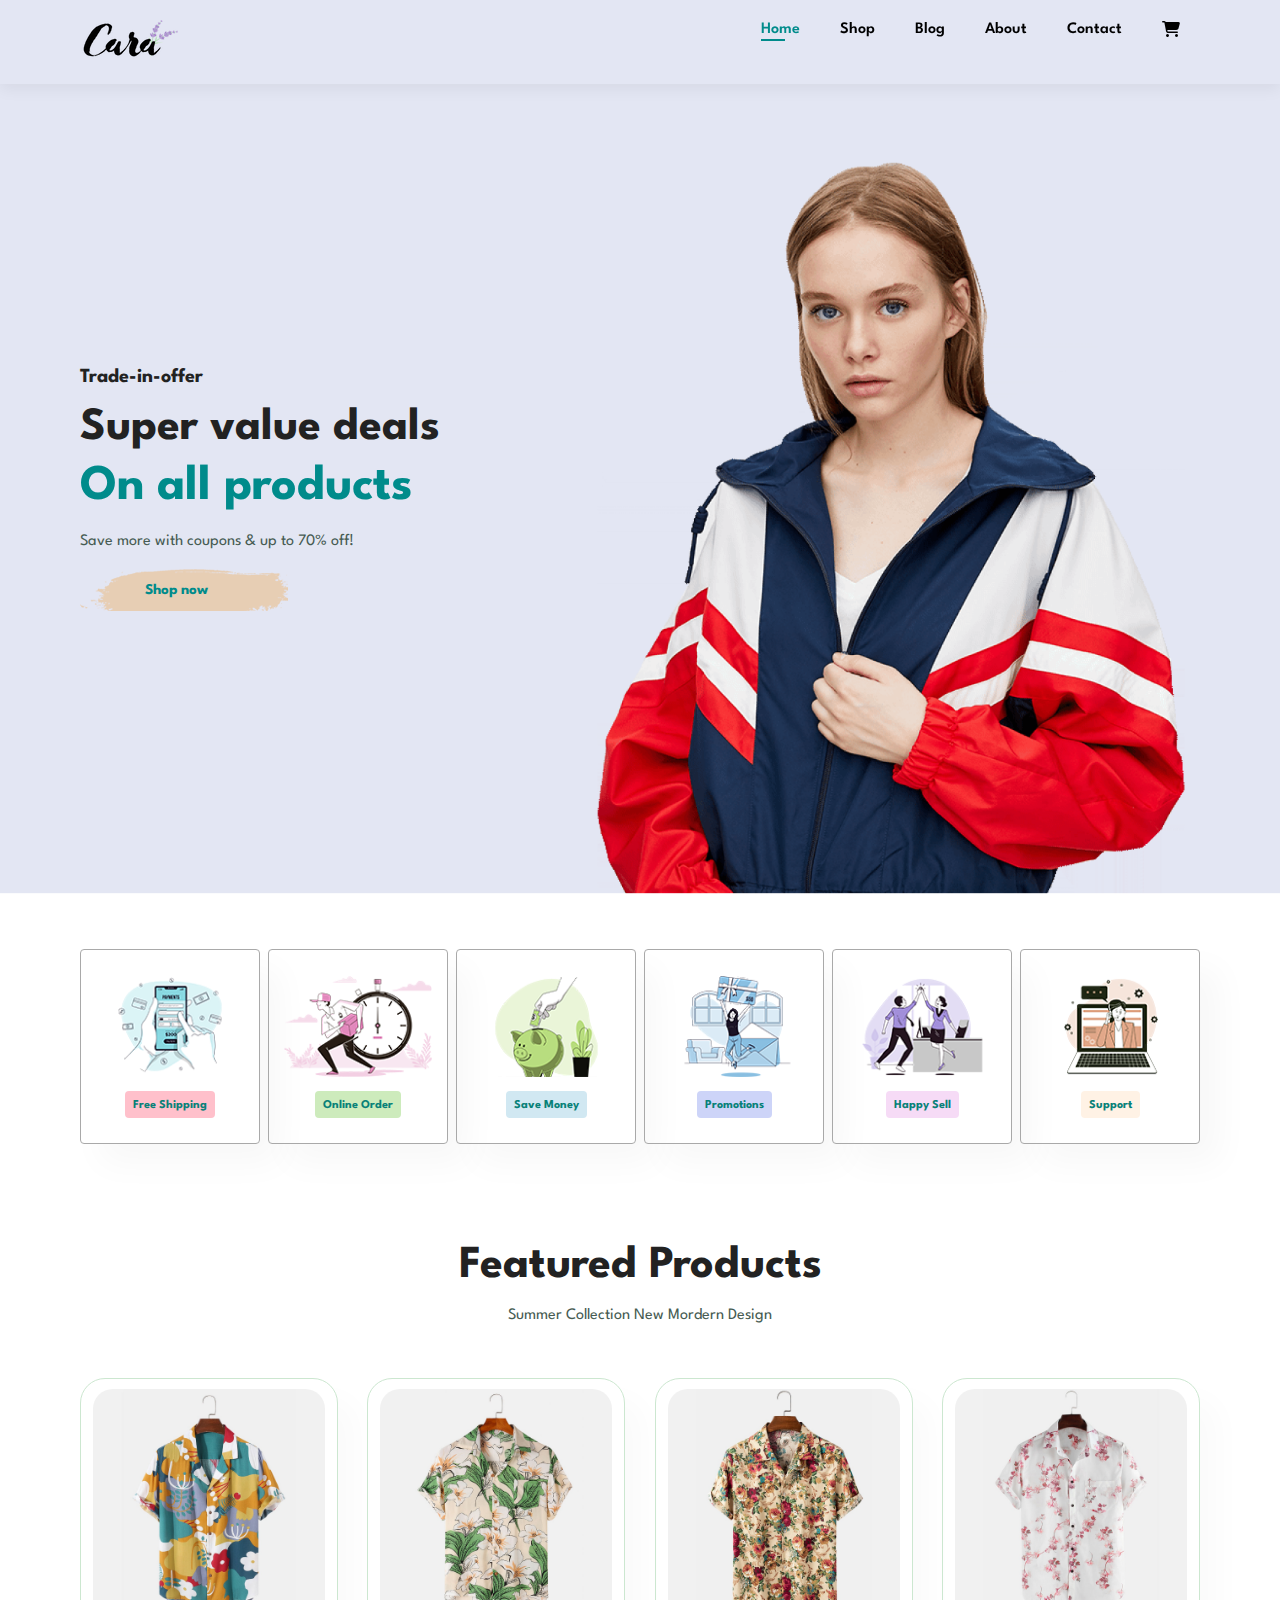
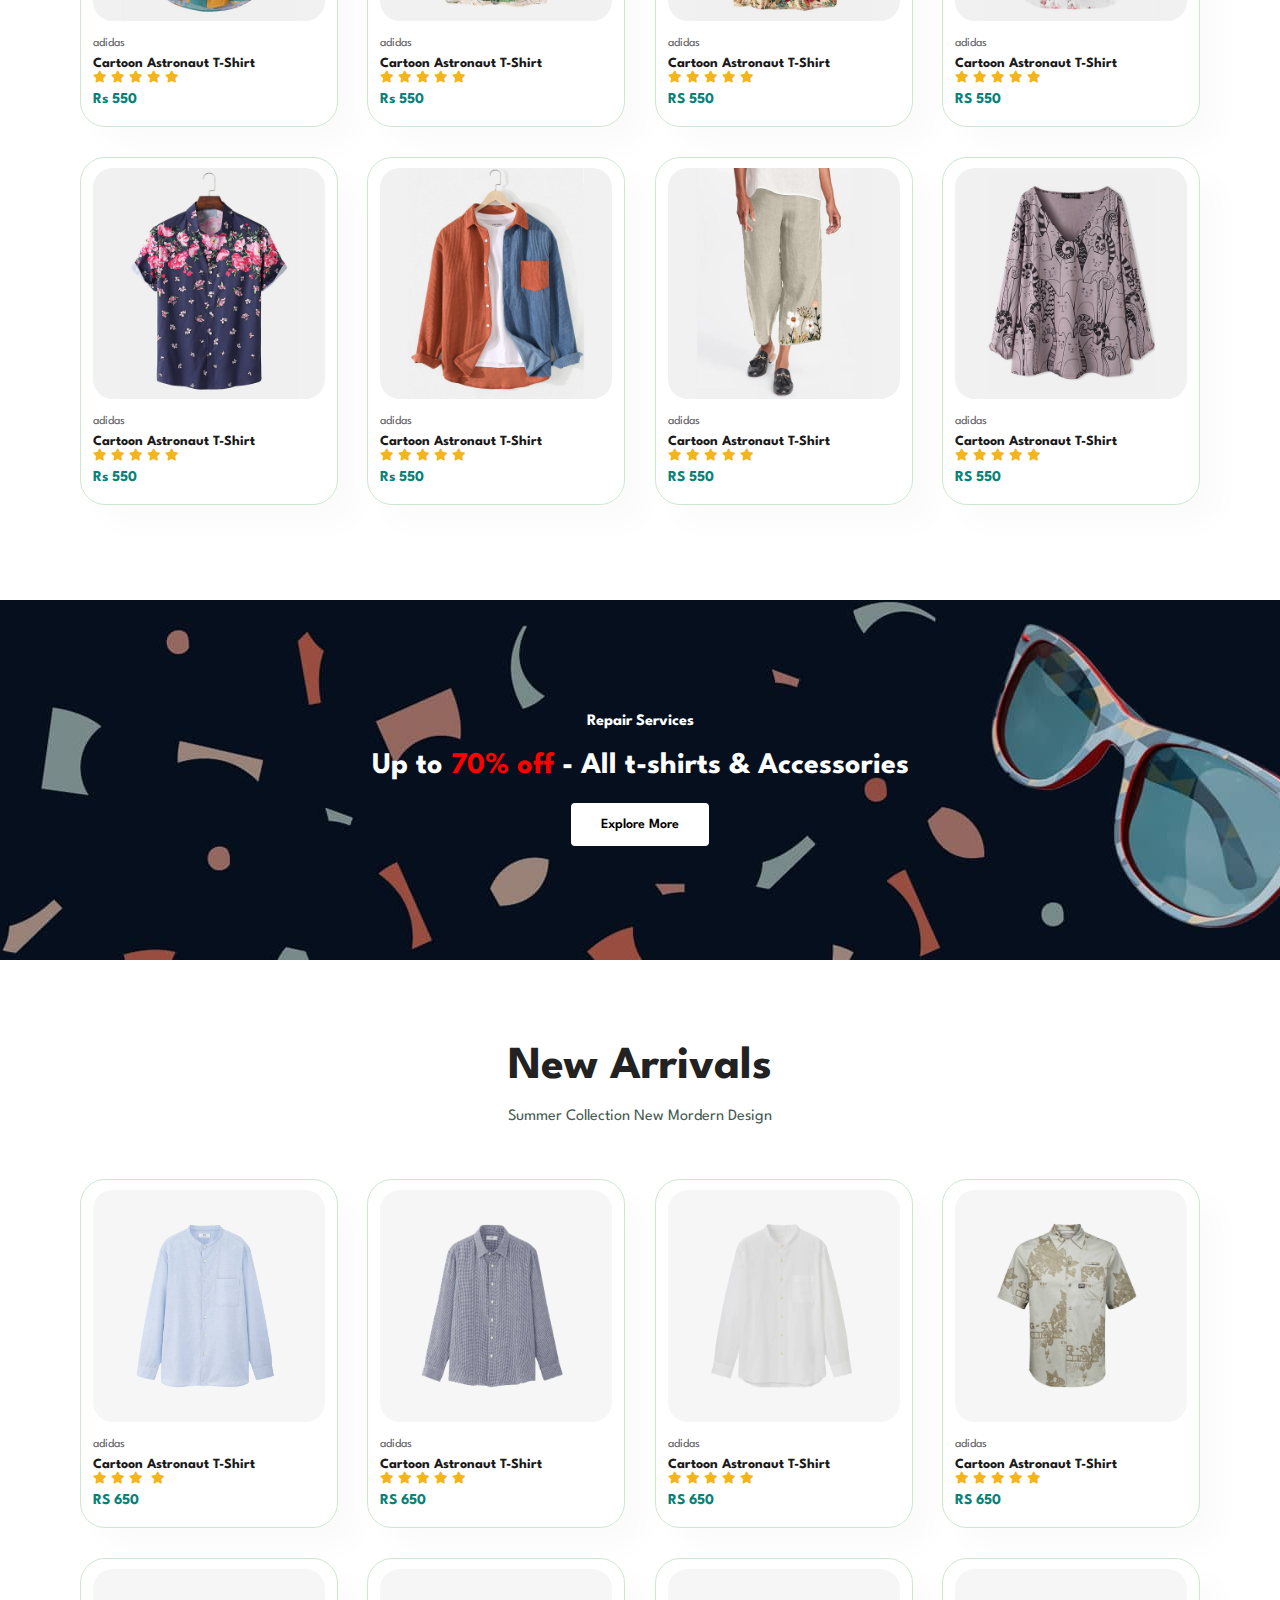
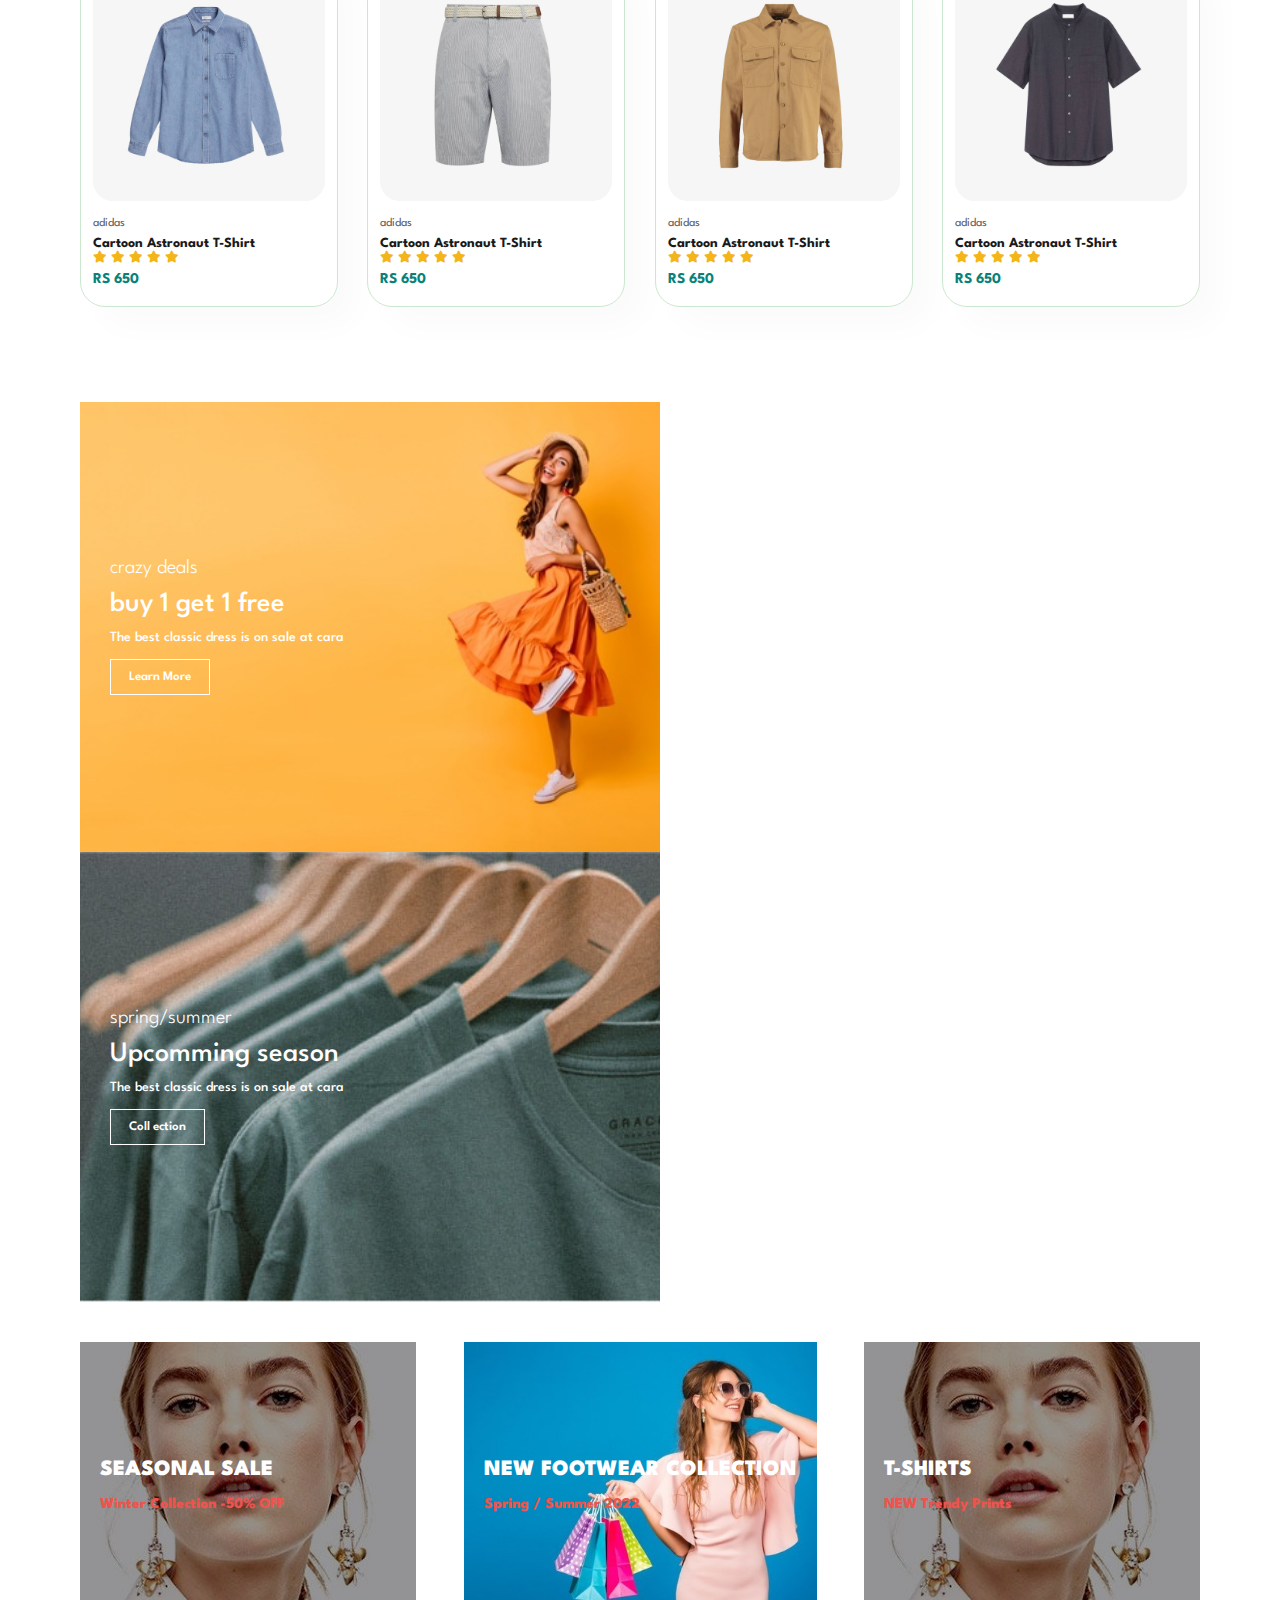
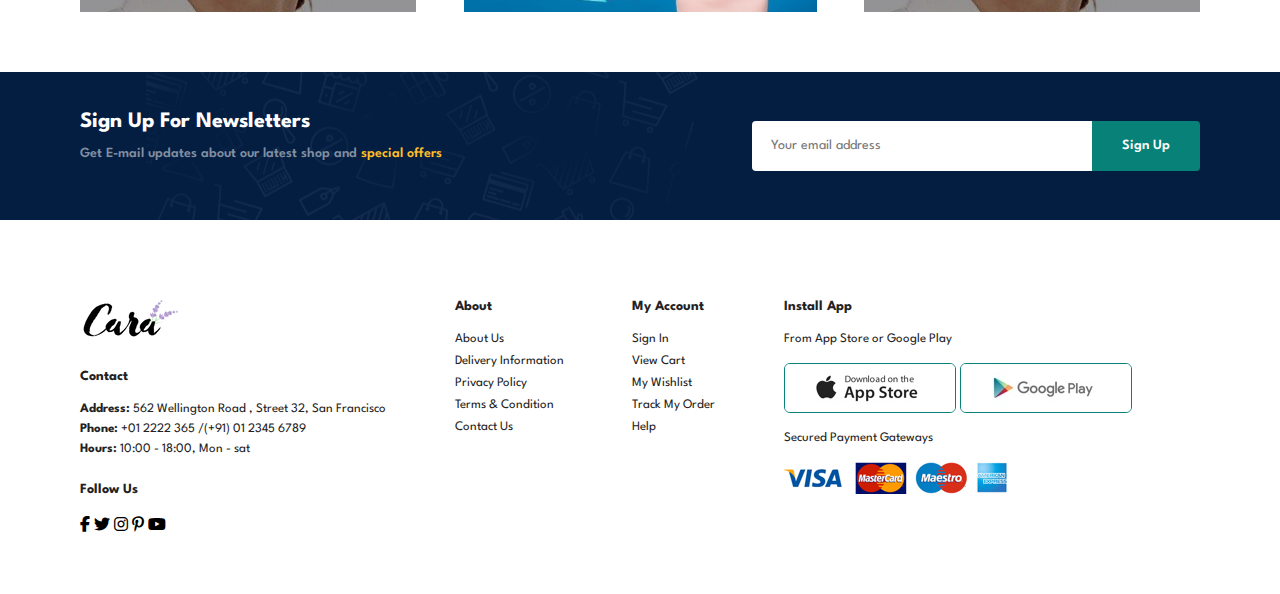
<file: mini project/index.html>
<!DOCTYPE html>
<html lang="en">
<head>
    <meta charset="UTF-8">
    <meta http-equiv="X-UA-Compatible" content="IE=edge">
    <meta name="viewport" content="width=device-width, initial-scale=1.0">
    <title>E commerce website</title>
    <link rel="stylesheet" href="style.css">
    <link rel="stylesheet" href="https://cdnjs.cloudflare.com/ajax/libs/font-awesome/6.4.0/css/all.min.css">

</head>
<body>
   <section id="header">
    <a href="#"> <img src="img/logo.png" class = "logo" alt=""></a>
    <div>
        <ul id="navbar">
            <li><a class="active" href="index.html">Home</a></li>
            <li><a href="shop.html">Shop</a></li>
            <li><a href="blog.html">Blog</a></li>
            <li><a href="about.html">About</a></li>
            <li><a href="contact.html">Contact</a></li>
            <li><a href="cart.html"><i class="fa-solid fa-cart-shopping"></i></a></li>
            <!-- <a href="#" id="close"><i class="far fa-times"></i></a> -->
        </ul>
    </div>
    <!-- <div id="mobile">
        <li><a href="cart.html"><i class="fa-solid fa-cart-shopping"></i></a></li>
        <i id="bar" class="fas fa-outdent">    
        </i>
        
    </div> -->
   </section>

   <section id="hero">
    <h4>Trade-in-offer</h4>
    <h2>Super value deals</h2>
    <h1>On all products</h1>
    <p>Save more with coupons & up to 70% off!</p>
    <button>Shop now</button>
   </section>

   <section id="feature" class="section-p1">
    <div class="fe-box">
        <img src="img/features/f1.png" alt="">
        <h6>Free Shipping</h6>
    </div>

    <div class="fe-box">
        <img src="img/features/f2.png" alt="">
        <h6>Online Order</h6>
    </div>

    <div class="fe-box">
        <img src="img/features/f3.png" alt="">
        <h6>Save Money</h6>
    </div>

    <div class="fe-box">
        <img src="img/features/f4.png" alt="">
        <h6>Promotions</h6>
    </div>

    <div class="fe-box">
        <img src="img/features/f5.png" alt="">
        <h6>Happy Sell</h6>
    </div>

    <div class="fe-box">
        <img src="img/features/f6.png" alt="">
        <h6>Support</h6>
    </div>
   </section>

   <section id="product1"  class="section-p1">
    <h2>Featured Products</h2>
    <p>Summer Collection New Mordern Design</p>
    <div class="pro-container">
        <div class="pro">
            <img src="img/products/f1.jpg" alt="">
            <div class="des">
                <span>adidas</span>
                <h5>Cartoon Astronaut T-Shirt</h5>
                <div class="star">
                    <i class="fas fa-star"></i> 
                    <i class="fas fa-star"></i> 
                    <i class="fas fa-star"></i> 
                    <i class="fas fa-star"></i> 
                    <i class="fas fa-star"></i> 
                </div>
                <h4>Rs 550</h4>
            </div>
            <!-- <a href="#"><i class="fal fa-shopping-cart"></i></a> -->
        </div>

        <div class="pro">
            <img src="img/products/f2.jpg" alt="">
            <div class="des">
                <span>adidas</span>
                <h5>Cartoon Astronaut T-Shirt</h5>
                <div class="star">
                    <i class="fas fa-star"></i> 
                    <i class="fas fa-star"></i> 
                    <i class="fas fa-star"></i> 
                    <i class="fas fa-star"></i> 
                    <i class="fas fa-star"></i> 
                </div>
                <h4>Rs 550</h4>
            </div>
            <!-- <a href="#"><i class="fal fa-shopping-cart"></i></a> -->
        </div>

        <div class="pro">
            <img src="img/products/f3.jpg" alt="">
            <div class="des">
                <span>adidas</span>
                <h5>Cartoon Astronaut T-Shirt</h5>
                <div class="star">
                    <i class="fas fa-star"></i> 
                    <i class="fas fa-star"></i> 
                    <i class="fas fa-star"></i> 
                    <i class="fas fa-star"></i> 
                    <i class="fas fa-star"></i> 
                </div>
                <h4>RS 550</h4>
            </div>
            <!-- <a href="#"><i class="fal fa-shopping-cart"></i></a> -->
        </div>

        <div class="pro">
            <img src="img/products/f4.jpg" alt="">
            <div class="des">
                <span>adidas</span>
                <h5>Cartoon Astronaut T-Shirt</h5>
                <div class="star">
                    <i class="fas fa-star"></i> 
                    <i class="fas fa-star"></i> 
                    <i class="fas fa-star"></i> 
                    <i class="fas fa-star"></i> 
                    <i class="fas fa-star"></i> 
                </div>
                <h4>RS 550</h4>
            </div>
            <!-- <a href="#"><i class="fal fa-shopping-cart"></i></a> -->
        </div>

        <div class="pro">
            <img src="img/products/f5.jpg" alt="">
            <div class="des">
                <span>adidas</span>
                <h5>Cartoon Astronaut T-Shirt</h5>
                <div class="star">
                    <i class="fas fa-star"></i> 
                    <i class="fas fa-star"></i> 
                    <i class="fas fa-star"></i> 
                    <i class="fas fa-star"></i> 
                    <i class="fas fa-star"></i> 
                </div>
                <h4>Rs 550</h4>
            </div>
            <!-- <a href="#"><i class="fal fa-shopping-cart"></i></a> -->
        </div>

        <div class="pro">
            <img src="img/products/f6.jpg" alt="">
            <div class="des">
                <span>adidas</span>
                <h5>Cartoon Astronaut T-Shirt</h5>
                <div class="star">
                    <i class="fas fa-star"></i> 
                    <i class="fas fa-star"></i> 
                    <i class="fas fa-star"></i> 
                    <i class="fas fa-star"></i> 
                    <i class="fas fa-star"></i> 
                </div>
                <h4>Rs 550</h4>
            </div>
            <!-- <a href="#"><i class="fal fa-shopping-cart"></i></a> -->
        </div>

        <div class="pro">
            <img src="img/products/f7.jpg" alt="">
            <div class="des">
                <span>adidas</span>
                <h5>Cartoon Astronaut T-Shirt</h5>
                <div class="star">
                    <i class="fas fa-star"></i> 
                    <i class="fas fa-star"></i> 
                    <i class="fas fa-star"></i> 
                    <i class="fas fa-star"></i> 
                    <i class="fas fa-star"></i> 
                </div>
                <h4>RS 550</h4>
            </div>
            <!-- <a href="#"><i class="fal fa-shopping-cart"></i></a> -->
        </div>

        <div class="pro">
            <img src="img/products/f8.jpg" alt="">
            <div class="des">
                <span>adidas</span>
                <h5>Cartoon Astronaut T-Shirt</h5>
                <div class="star">
                    <i class="fas fa-star"></i> 
                    <i class="fas fa-star"></i> 
                    <i class="fas fa-star"></i> 
                    <i class="fas fa-star"></i> 
                    <i class="fas fa-star"></i> 
                </div>
                <h4>RS 550</h4>
            </div>
            <!-- <a href="#"><i class="fal fa-shopping-cart"></i></a> -->
        </div>
    </div>
   </section>

   <section id="banner"  class="section-m1">
    <h4>Repair Services</h4>
    <h2>Up to <span>70% off</span> - All t-shirts & Accessories</h2>
    <button class="normal">Explore More</button>
   </section>

   <section id="product1"  class="section-p1">
    <h2>New Arrivals</h2>
    <p>Summer Collection New Mordern Design</p>
    <div class="pro-container">
        <div class="pro">
            <img src="img/products/n1.jpg" alt="">
            <div class="des">
                <span>adidas</span>
                <h5>Cartoon Astronaut T-Shirt</h5>
                <div class="star">
                    <i class="fas fa-star"></i> 
                    <i class="fas fa-star"></i> 
                    <i class="fas fa-star"></i> 
                    <i class="fas fa -star"></i> 
                    <i class="fas fa-star"></i> 
                </div>
                <h4>RS 650</h4>
            </div>
            <!-- <a href="#"><i class="fal fa-shopping-cart"></i></a> -->
        </div>

        <div class="pro">
            <img src="img/products/n2.jpg" alt="">
            <div class="des">
                <span>adidas</span>
                <h5>Cartoon Astronaut T-Shirt</h5>
                <div class="star">
                    <i class="fas fa-star"></i> 
                    <i class="fas fa-star"></i> 
                    <i class="fas fa-star"></i> 
                    <i class="fas fa-star"></i> 
                    <i class="fas fa-star"></i> 
                </div>
                <h4>RS 650</h4>
            </div>
            <!-- <a href="#"><i class="fal fa-shopping-cart"></i></a> -->
        </div>

        <div class="pro">
            <img src="img/products/n3.jpg" alt="">
            <div class="des">
                <span>adidas</span>
                <h5>Cartoon Astronaut T-Shirt</h5>
                <div class="star">
                    <i class="fas fa-star"></i> 
                    <i class="fas fa-star"></i> 
                    <i class="fas fa-star"></i> 
                    <i class="fas fa-star"></i> 
                    <i class="fas fa-star"></i> 
                </div>
                <h4>RS 650</h4>
            </div>
            <!-- <a href="#"><i class="fal fa-shopping-cart"></i></a> -->
        </div>

        <div class="pro">
            <img src="img/products/n4.jpg" alt="">
            <div class="des">
                <span>adidas</span>
                <h5>Cartoon Astronaut T-Shirt</h5>
                <div class="star">
                    <i class="fas fa-star"></i> 
                    <i class="fas fa-star"></i> 
                    <i class="fas fa-star"></i> 
                    <i class="fas fa-star"></i> 
                    <i class="fas fa-star"></i> 
                </div>
                <h4>RS 650</h4>
            </div>
            <!-- <a href="#"><i class="fal fa-shopping-cart"></i></a> -->
        </div>

        <div class="pro">
            <img src="img/products/n5.jpg" alt="">
            <div class="des">
                <span>adidas</span>
                <h5>Cartoon Astronaut T-Shirt</h5>
                <div class="star">
                    <i class="fas fa-star"></i> 
                    <i class="fas fa-star"></i> 
                    <i class="fas fa-star"></i> 
                    <i class="fas fa-star"></i> 
                    <i class="fas fa-star"></i> 
                </div>
                <h4>RS 650</h4>
            </div>
            <!-- <a href="#"><i class="fal fa-shopping-cart"></i></a> -->
        </div>

        <div class="pro">
            <img src="img/products/n6.jpg" alt="">
            <div class="des">
                <span>adidas</span>
                <h5>Cartoon Astronaut T-Shirt</h5>
                <div class="star">
                    <i class="fas fa-star"></i> 
                    <i class="fas fa-star"></i> 
                    <i class="fas fa-star"></i> 
                    <i class="fas fa-star"></i> 
                    <i class="fas fa-star"></i> 
                </div>
                <h4>RS 650</h4>
            </div>
            <!-- <a href="#"><i class="fal fa-shopping-cart"></i></a> -->
        </div>

        <div class="pro">
            <img src="img/products/n7.jpg" alt="">
            <div class="des">
                <span>adidas</span>
                <h5>Cartoon Astronaut T-Shirt</h5>
                <div class="star">
                    <i class="fas fa-star"></i> 
                    <i class="fas fa-star"></i> 
                    <i class="fas fa-star"></i> 
                    <i class="fas fa-star"></i> 
                    <i class="fas fa-star"></i> 
                </div>
                <h4>RS 650</h4>
            </div>
            <!-- <a href="#"><i class="fal fa-shopping-cart"></i></a> -->
        </div>

        <div class="pro">
            <img src="img/products/n8.jpg" alt="">
            <div class="des">
                <span>adidas</span>
                <h5>Cartoon Astronaut T-Shirt</h5>
                <div class="star">
                    <i class="fas fa-star"></i> 
                    <i class="fas fa-star"></i> 
                    <i class="fas fa-star"></i> 
                    <i class="fas fa-star"></i> 
                    <i class="fas fa-star"></i> 
                </div>
                <h4>RS 650</h4>
            </div>
            <!-- <a href="#"><i class="fal fa-shopping-cart"></i></a> -->
        </div>
    </div>
   </section>

   <section id="sm-banner"   class ="section-p1">
    <div class="banner-box ">
        <h4>crazy deals</h4>
        <h2>buy 1 get 1 free</h2>
        <span>The best classic dress is on sale at cara</span>
        <button class="white">Learn More</button>
    </div>

    <div class="banner-box banner-box2">
        <h4>spring/summer</h4>
        <h2>Upcomming season</h2>
        <span>The best classic dress is on sale at cara</span>
        <button class="white">Coll ection</button>
    </div>
   </section>

   <section id="banner3">
    <div class="banner-box">
        <h2>SEASONAL SALE</h2>
        <h3>Winter Collection -50% OFF</h3>
    </div>
    <div class="banner-box banner-box2">
        <h2>NEW FOOTWEAR COLLECTION</h2>
        <h3>Spring / Summer 2022</h3>
    </div>
    <div class="banner-box banner-box3">
        <h2>T-SHIRTS</h2>
        <h3>NEW Trendy Prints</h3>
    </div>
   </section>

   <Section id="newsletter" class="section-p1 section-m1">
    <div class="newstext">
        <h4>Sign Up For Newsletters</h4>
        <p>Get E-mail updates about our latest shop and <span>special offers</span> </p>
    </div>
    <div class="form">
        <input type="text" placeholder="Your email address">
        <button class="normal">Sign Up</button>
    </div>
   </Section>

   <footer class="section-p1">
    <div class="col">
        <img  class="logo" src="img/logo.png" alt="">
        <h4>Contact</h4>
        <p> <strong>Address: </strong> 562 Wellington Road , Street 32, San Francisco</p>
        <p><strong>Phone: </strong>+01 2222 365 /(+91) 01 2345 6789</p>
        <p><strong>Hours: </strong> 10:00 - 18:00, Mon - sat</p>
        <div class="follow">
            <h4>Follow Us</h4>
            <div class="icon">
                <i class="fab fa-facebook-f"></i>
                <i class="fab fa-twitter"></i>
                <i class="fab fa-instagram"></i>
                <i class="fab fa-pinterest-p"></i>
                <i class="fab fa-youtube"></i>
            </div>
        </div>
    </div>

    <div class="col">
        <h4>About</h4>
        <a href="#">About Us</a>
        <a href="#">Delivery Information</a>
        <a href="#">Privacy Policy</a>
        <a href="#">Terms & Condition</a>
        <a href="#">Contact Us</a> 
    </div>

    <div class="col">
        <h4>My Account</h4>
        <a href="#">Sign In</a>
        <a href="#">View Cart</a>
        <a href="#">My Wishlist</a>
        <a href="#">Track My Order</a>
        <a href="#">Help</a> 
    </div>

    <div class="col install">
        <h4>Install App</h4>
        <p>From App Store or Google Play</p>
        <div class="row">
            <img src="img/pay/app.jpg" alt="">
            <img src="img/pay/play.jpg" alt="">
        </div>
        <p>Secured Payment Gateways</p>
        <img src="img/pay/pay.png" alt="">
    </div>

    <div class="copyright">
        
    </div>
   </footer>
   


    <script src="script.js"></script>
</body>
</html>
</file>
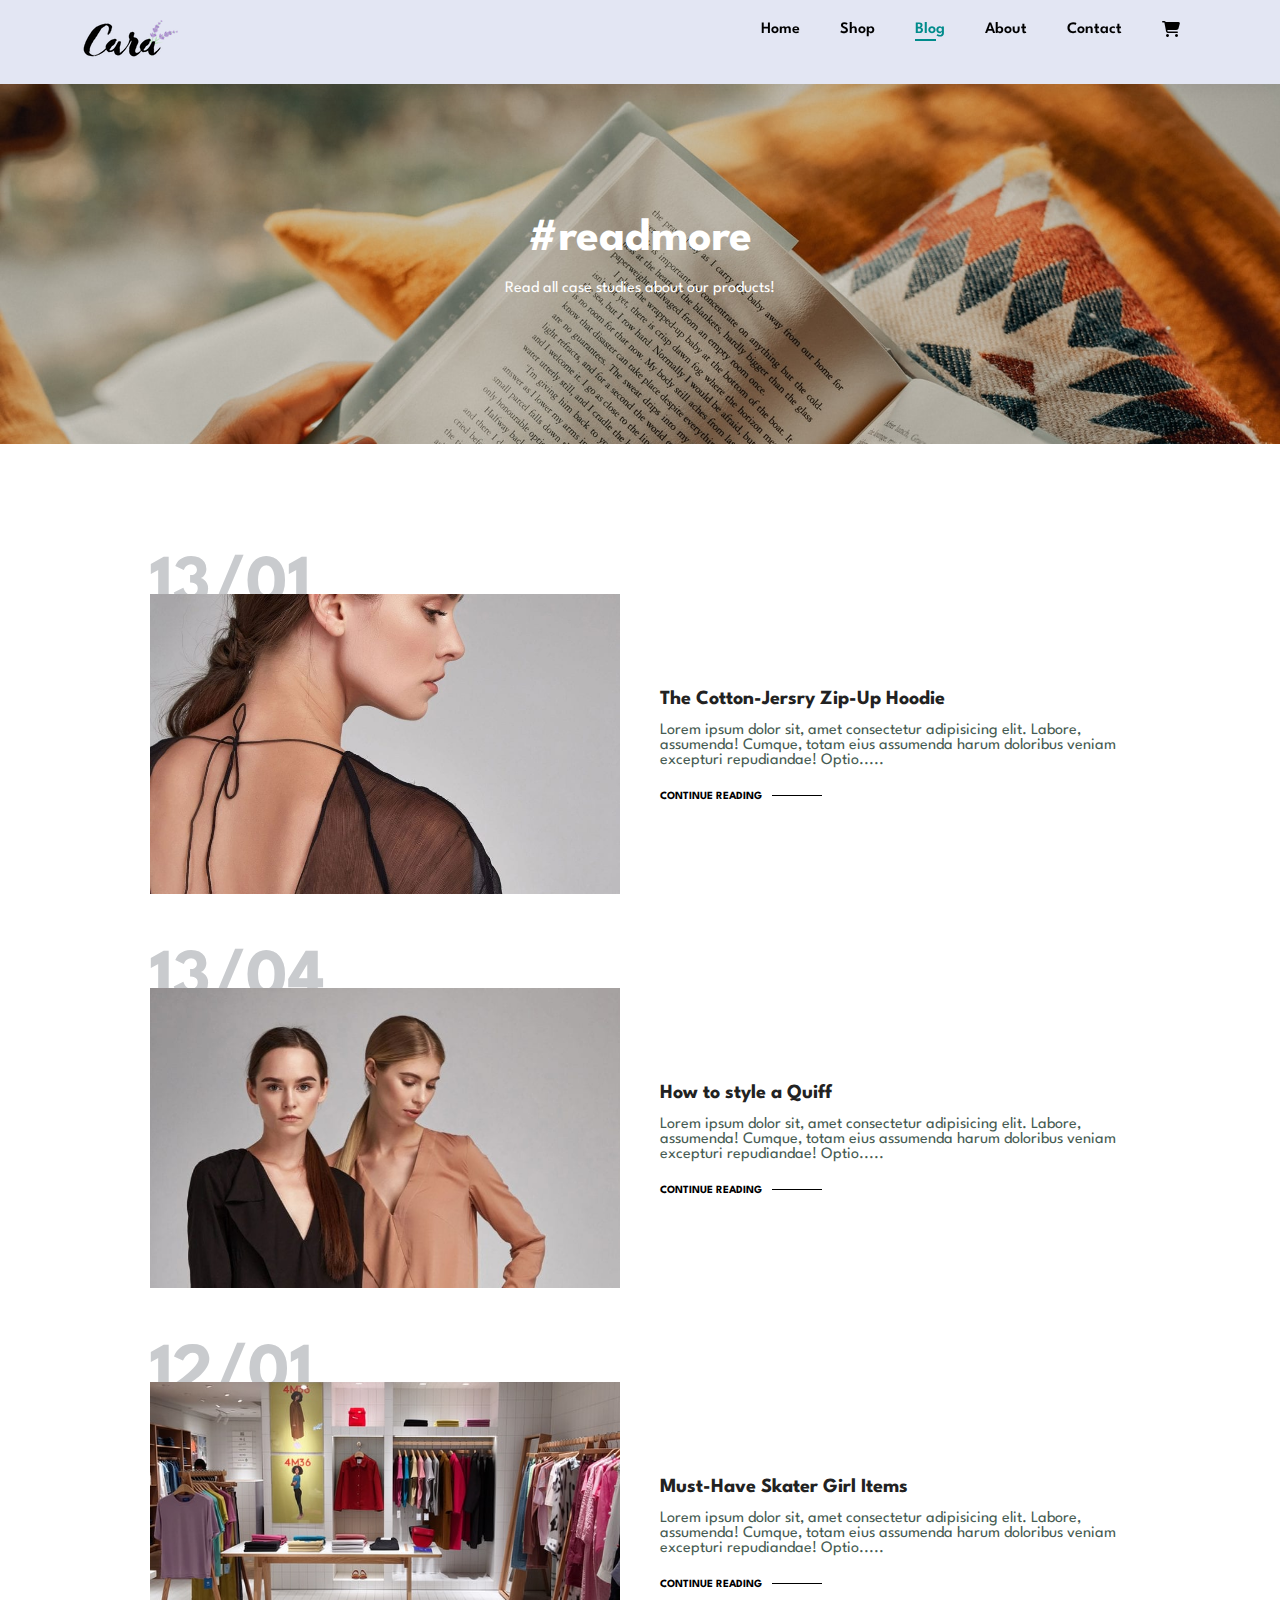
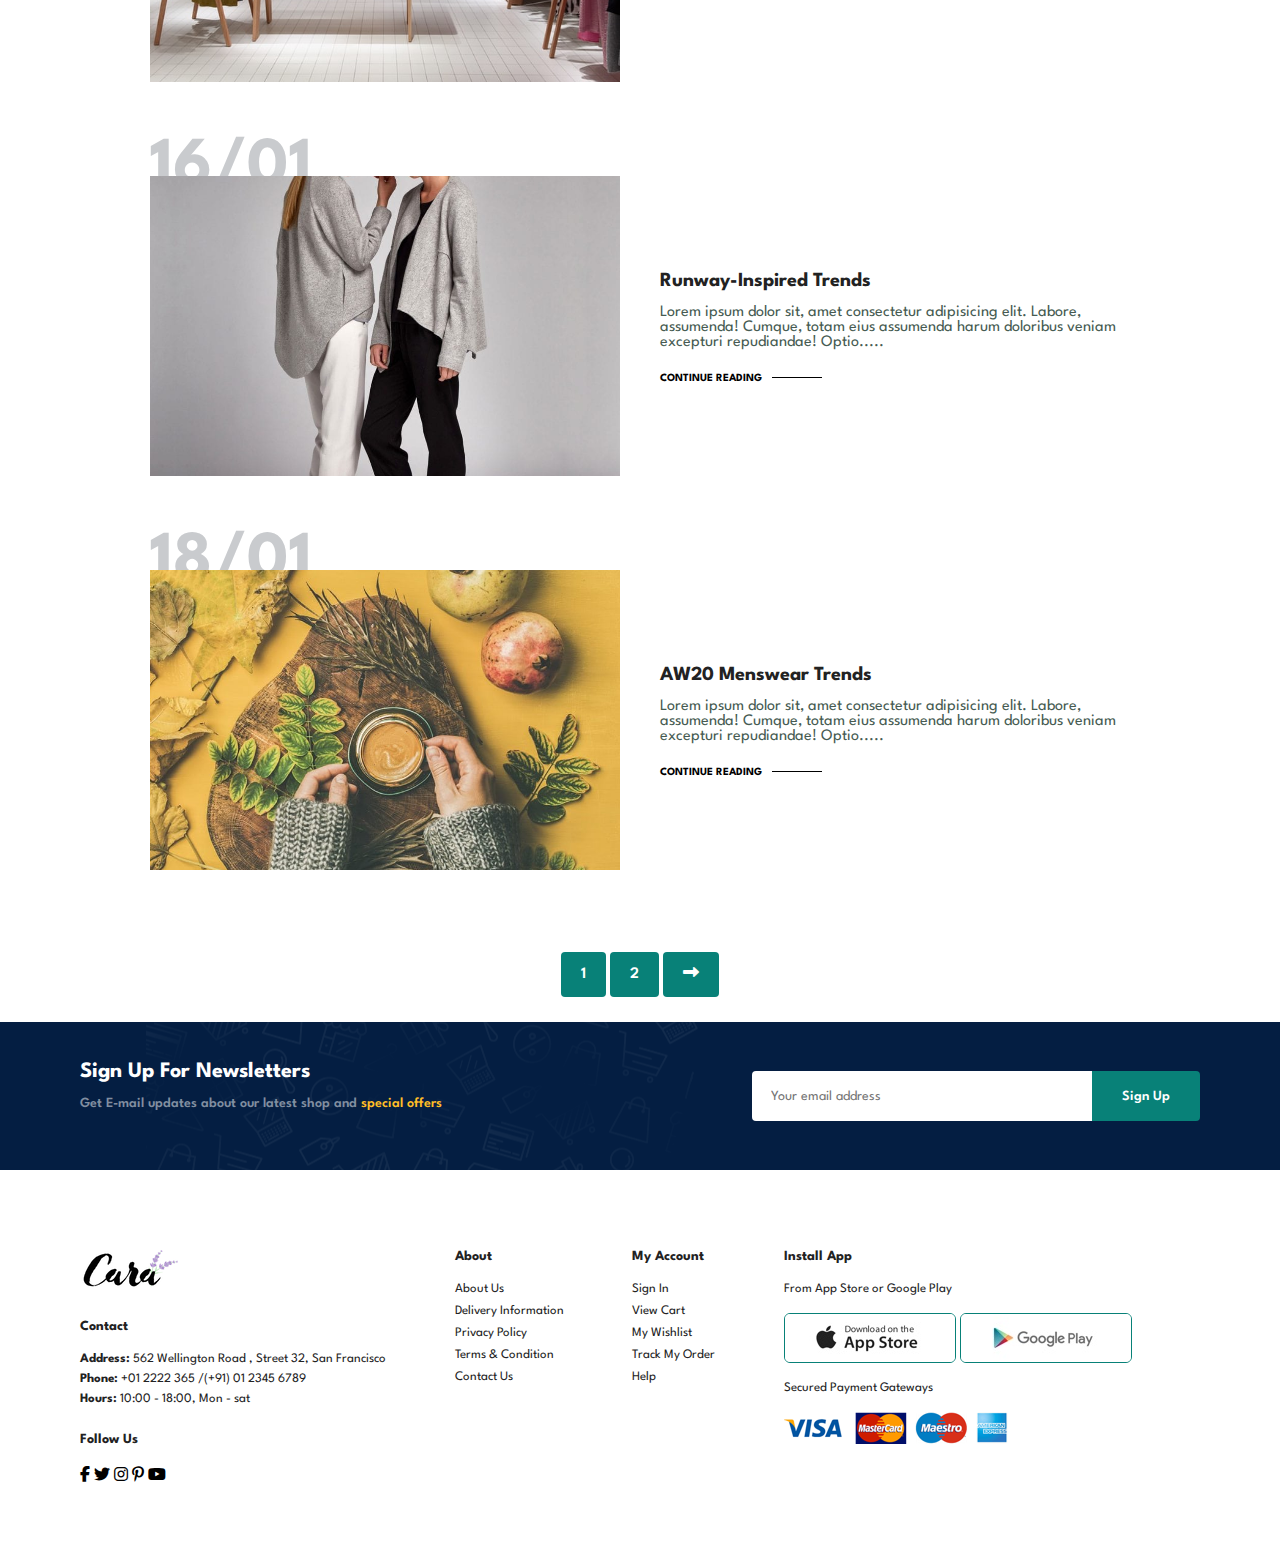
<file: mini project/blog.html>
<!DOCTYPE html>
<html lang="en">
<head>
    <meta charset="UTF-8">
    <meta http-equiv="X-UA-Compatible" content="IE=edge">
    <meta name="viewport" content="width=device-width, initial-scale=1.0">
    <title>E commerce website</title>
    <link rel="stylesheet" href="style.css">
    <link rel="stylesheet" href="https://cdnjs.cloudflare.com/ajax/libs/font-awesome/6.4.0/css/all.min.css">

</head>
<body>
   <section id="header">
    <a href="#"> <img src="img/logo.png" class = "logo" alt=""></a>
    <div>
        <ul id="navbar">
            <li><a href="index.html">Home</a></li>
            <li><a  href="shop.html">Shop</a></li>
            <li><a class="active" href="blog.html">Blog</a></li>
            <li><a href="about.html">About</a></li>
            <li><a href="contact.html">Contact</a></li>
            <li><a href="cart.html"><i class="fa-solid fa-cart-shopping"></i></a></li>
            <!-- <a href="#" id="close"><i class="far fa-times"></i></a> -->
        </ul>
    </div>
    <!-- <div id="mobile">
        <li><a href="cart.html"><i class="fa-solid fa-cart-shopping"></i></a></li>
        <i id="bar" class="fas fa-outdent">    
        </i>
        
    </div> -->
   </section>

   <section id="page-header" class="blog-header">
    <h2>#readmore</h2>
    
    <p>Read all case studies about our products!</p>
    
   </section>

   <section id="blog">
    <div class="blog-box">
        <div class="blog-img">
            <img src="img/blog/b1.jpg" alt="">
        </div>
        <div class="blog-details">
            <h4>The Cotton-Jersry Zip-Up Hoodie</h4>
            <p>Lorem ipsum dolor sit, amet consectetur adipisicing elit. Labore, assumenda! Cumque, totam eius assumenda harum doloribus veniam excepturi repudiandae! Optio.....</p>
            <a href="#">CONTINUE READING</a>
        </div>
        <h1>13/01</h1>
    </div>
    <div class="blog-box">
        <div class="blog-img">
            <img src="img/blog/b2.jpg" alt="">
        </div>
        <div class="blog-details">
            <h4>How to style a Quiff</h4>
            <p>Lorem ipsum dolor sit, amet consectetur adipisicing elit. Labore, assumenda! Cumque, totam eius assumenda harum doloribus veniam excepturi repudiandae! Optio.....</p>
            <a href="#">CONTINUE READING</a>
        </div>
        <h1>13/04</h1>
    </div>
    <div class="blog-box">
        <div class="blog-img">
            <img src="img/blog/b3.jpg" alt="">
        </div>
        <div class="blog-details">
            <h4>Must-Have Skater Girl Items</h4>
            <p>Lorem ipsum dolor sit, amet consectetur adipisicing elit. Labore, assumenda! Cumque, totam eius assumenda harum doloribus veniam excepturi repudiandae! Optio.....</p>
            <a href="#">CONTINUE READING</a>
        </div>
        <h1>12/01</h1>
    </div>
    <div class="blog-box">
        <div class="blog-img">
            <img src="img/blog/b4.jpg" alt="">
        </div>
        <div class="blog-details">
            <h4>Runway-Inspired Trends</h4>
            <p>Lorem ipsum dolor sit, amet consectetur adipisicing elit. Labore, assumenda! Cumque, totam eius assumenda harum doloribus veniam excepturi repudiandae! Optio.....</p>
            <a href="#">CONTINUE READING</a>
        </div>
        <h1>16/01</h1>
    </div>
    <div class="blog-box">
        <div class="blog-img">
            <img src="img/blog/b6.jpg" alt="">
        </div>
        <div class="blog-details">
            <h4>AW20 Menswear Trends</h4>
            <p>Lorem ipsum dolor sit, amet consectetur adipisicing elit. Labore, assumenda! Cumque, totam eius assumenda harum doloribus veniam excepturi repudiandae! Optio.....</p>
            <a href="#">CONTINUE READING</a>
        </div>
        <h1>18/01</h1>
    </div>
   </section>



<section id="pagination">
    <a href="#">1</a>
    <a href="#">2</a>
    <a href="#"><i class="fas fa-long-arrow-alt-right"></i></a>
</section>

   <Section id="newsletter" class="section-p1 section-m1">
    <div class="newstext">
        <h4>Sign Up For Newsletters</h4>
        <p>Get E-mail updates about our latest shop and <span>special offers</span> </p>
    </div>
    <div class="form">
        <input type="text" placeholder="Your email address">
        <button class="normal">Sign Up</button>
    </div>
   </Section>

   <footer class="section-p1">
    <div class="col">
        <img  class="logo" src="img/logo.png" alt="">
        <h4>Contact</h4>
        <p> <strong>Address: </strong> 562 Wellington Road , Street 32, San Francisco</p>
        <p><strong>Phone: </strong>+01 2222 365 /(+91) 01 2345 6789</p>
        <p><strong>Hours: </strong> 10:00 - 18:00, Mon - sat</p>
        <div class="follow">
            <h4>Follow Us</h4>
            <div class="icon">
                <i class="fab fa-facebook-f"></i>
                <i class="fab fa-twitter"></i>
                <i class="fab fa-instagram"></i>
                <i class="fab fa-pinterest-p"></i>
                <i class="fab fa-youtube"></i>
            </div>
        </div>
    </div>

    <div class="col">
        <h4>About</h4>
        <a href="#">About Us</a>
        <a href="#">Delivery Information</a>
        <a href="#">Privacy Policy</a>
        <a href="#">Terms & Condition</a>
        <a href="#">Contact Us</a> 
    </div>

    <div class="col">
        <h4>My Account</h4>
        <a href="#">Sign In</a>
        <a href="#">View Cart</a>
        <a href="#">My Wishlist</a>
        <a href="#">Track My Order</a>
        <a href="#">Help</a> 
    </div>

    <div class="col install">
        <h4>Install App</h4>
        <p>From App Store or Google Play</p>
        <div class="row">
            <img src="img/pay/app.jpg" alt="">
            <img src="img/pay/play.jpg" alt="">
        </div>
        <p>Secured Payment Gateways</p>
        <img src="img/pay/pay.png" alt="">
    </div>

    <div class="copyright">
        
    </div>
   </footer>
   


    <script src="script.js"></script>
</body>
</html>
</file>
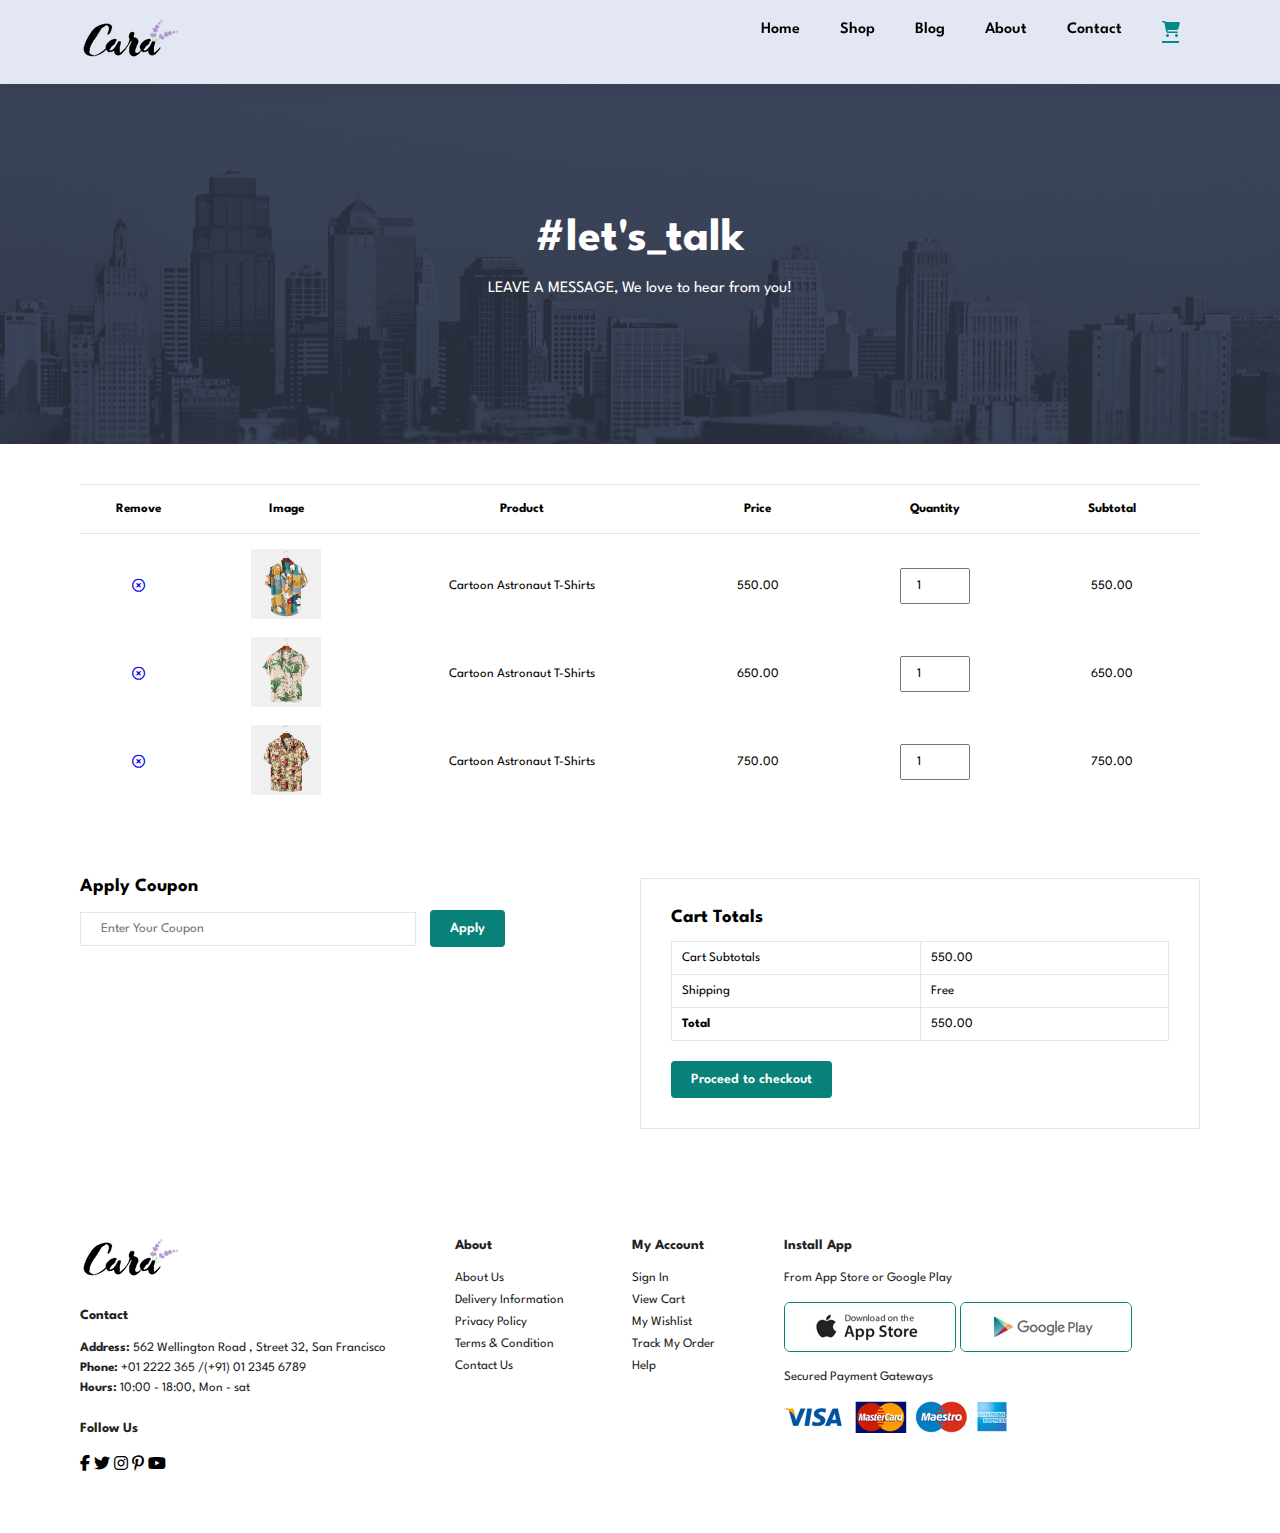
<file: mini project/cart.html>
<!DOCTYPE html>
<html lang="en">
<head>
    <meta charset="UTF-8">
    <meta http-equiv="X-UA-Compatible" content="IE=edge">
    <meta name="viewport" content="width=device-width, initial-scale=1.0">
    <title>E commerce website</title>
    <link rel="stylesheet" href="style.css">
    <link rel="stylesheet" href="https://cdnjs.cloudflare.com/ajax/libs/font-awesome/6.4.0/css/all.min.css">

</head>
<body>
   <section id="header">
    <a href="#"> <img src="img/logo.png" class = "logo" alt=""></a>
    <div>
        <ul id="navbar">
            <li><a href="index.html">Home</a></li>
            <li><a  href="shop.html">Shop</a></li>
            <li><a  href="blog.html">Blog</a></li>
            <li><a href ="about.html">About</a></li>
            <li><a   href="contact.html">Contact</a></li>
            <li><a  class="active" href="cart.html"><i class="fa-solid fa-cart-shopping"></i></a></li>
            <!-- <a href="#" id="close"><i class="far fa-times"></i></a> -->
        </ul>
    </div>
    <!-- <div id="mobile">
        <li><a href="cart.html"><i class="fa-solid fa-cart-shopping"></i></a></li>
        <i id="bar" class="fas fa-outdent">    
        </i>
        
    </div> -->
   </section>

   <section id="page-header" class="about-header">
    <h2>#let's_talk</h2>
    
    <p>LEAVE A MESSAGE, We love to hear from you!</p>
    
   </section>

   <section id="cart"  class="section-p1">
    <table width="100%">
        <thead>
            <tr>
                <td>Remove</td>
                <td>Image</td>
                <td>Product</td>
                <td>Price</td>
                <td>Quantity</td>
                <td>Subtotal</td>
            </tr>
        </thead>
        <tbody>
            <tr>
                <td><a href="#"><i class="far fa-times-circle"></i></a></td>
                <td><img src="img/products/f1.jpg" alt=""></td>
                <td>Cartoon Astronaut T-Shirts</td>
                <td>550.00</td>
               <td><input type="number" value="1"></td>
               <td>550.00</td>
            </tr>
            <tr>
                <td><a href="#"><i class="far fa-times-circle"></i></a></td>
                <td><img src="img/products/f2.jpg" alt=""></td>
                <td>Cartoon Astronaut T-Shirts</td>
                <td>650.00</td>
               <td><input type="number" value="1"></td>
               <td>650.00</td>
            </tr>
            <tr>
                <td><a href="#"><i class="far fa-times-circle"></i></a></td>
                <td><img src="img/products/f3.jpg" alt=""></td>
                <td>Cartoon Astronaut T-Shirts</td>
                <td>750.00</td>
               <td><input type="number" value="1"></td>
               <td>750.00</td>
            </tr>
        </tbody>
    </table>
   </section>

   <section id="cart-add" class="section-p1">
    <div id="coupon">
        <h3>Apply Coupon</h3>
        <div>
            <input type="text" placeholder="Enter Your Coupon">
            <button class="normal">Apply</button>
        </div>
    </div>

    <div id="subtotal">
        <h3>Cart Totals</h3>
        <table>
            <tr>
                <td>Cart Subtotals</td>
                <td>550.00</td>
            </tr>
            <tr>
                <td>Shipping</td>
                <td>Free</td>
            </tr>
             <tr>
                <td><strong>Total</strong></td>
                <td>550.00</td>
             </tr>
        </table>
        <button class="normal">Proceed to checkout</button>

    </div>
   </section>

   <footer class="section-p1">
    <div class="col">
        <img  class="logo" src="img/logo.png" alt="">
        <h4>Contact</h4>
        <p> <strong>Address: </strong> 562 Wellington Road , Street 32, San Francisco</p>
        <p><strong>Phone: </strong>+01 2222 365 /(+91) 01 2345 6789</p>
        <p><strong>Hours: </strong> 10:00 - 18:00, Mon - sat</p>
        <div class="follow">
            <h4>Follow Us</h4>
            <div class="icon">
                <i class="fab fa-facebook-f"></i>
                <i class="fab fa-twitter"></i>
                <i class="fab fa-instagram"></i>
                <i class="fab fa-pinterest-p"></i>
                <i class="fab fa-youtube"></i>
            </div>
        </div>
    </div>

    <div class="col">
        <h4>About</h4>
        <a href="#">About Us</a>
        <a href="#">Delivery Information</a>
        <a href="#">Privacy Policy</a>
        <a href="#">Terms & Condition</a>
        <a href="#">Contact Us</a> 
    </div>

    <div class="col">
        <h4>My Account</h4>
        <a href="#">Sign In</a>
        <a href="#">View Cart</a>
        <a href="#">My Wishlist</a>
        <a href="#">Track My Order</a>
        <a href="#">Help</a> 
    </div>

    <div class="col install">
        <h4>Install App</h4>
        <p>From App Store or Google Play</p>
        <div class="row">
            <img src="img/pay/app.jpg" alt="">
            <img src="img/pay/play.jpg" alt="">
        </div>
        <p>Secured Payment Gateways</p>
        <img src="img/pay/pay.png" alt="">
    </div>

    <div class="copyright">
        
    </div>
   </footer>
   


    <script src="script.js"></script>
</body>
</html>
</file>
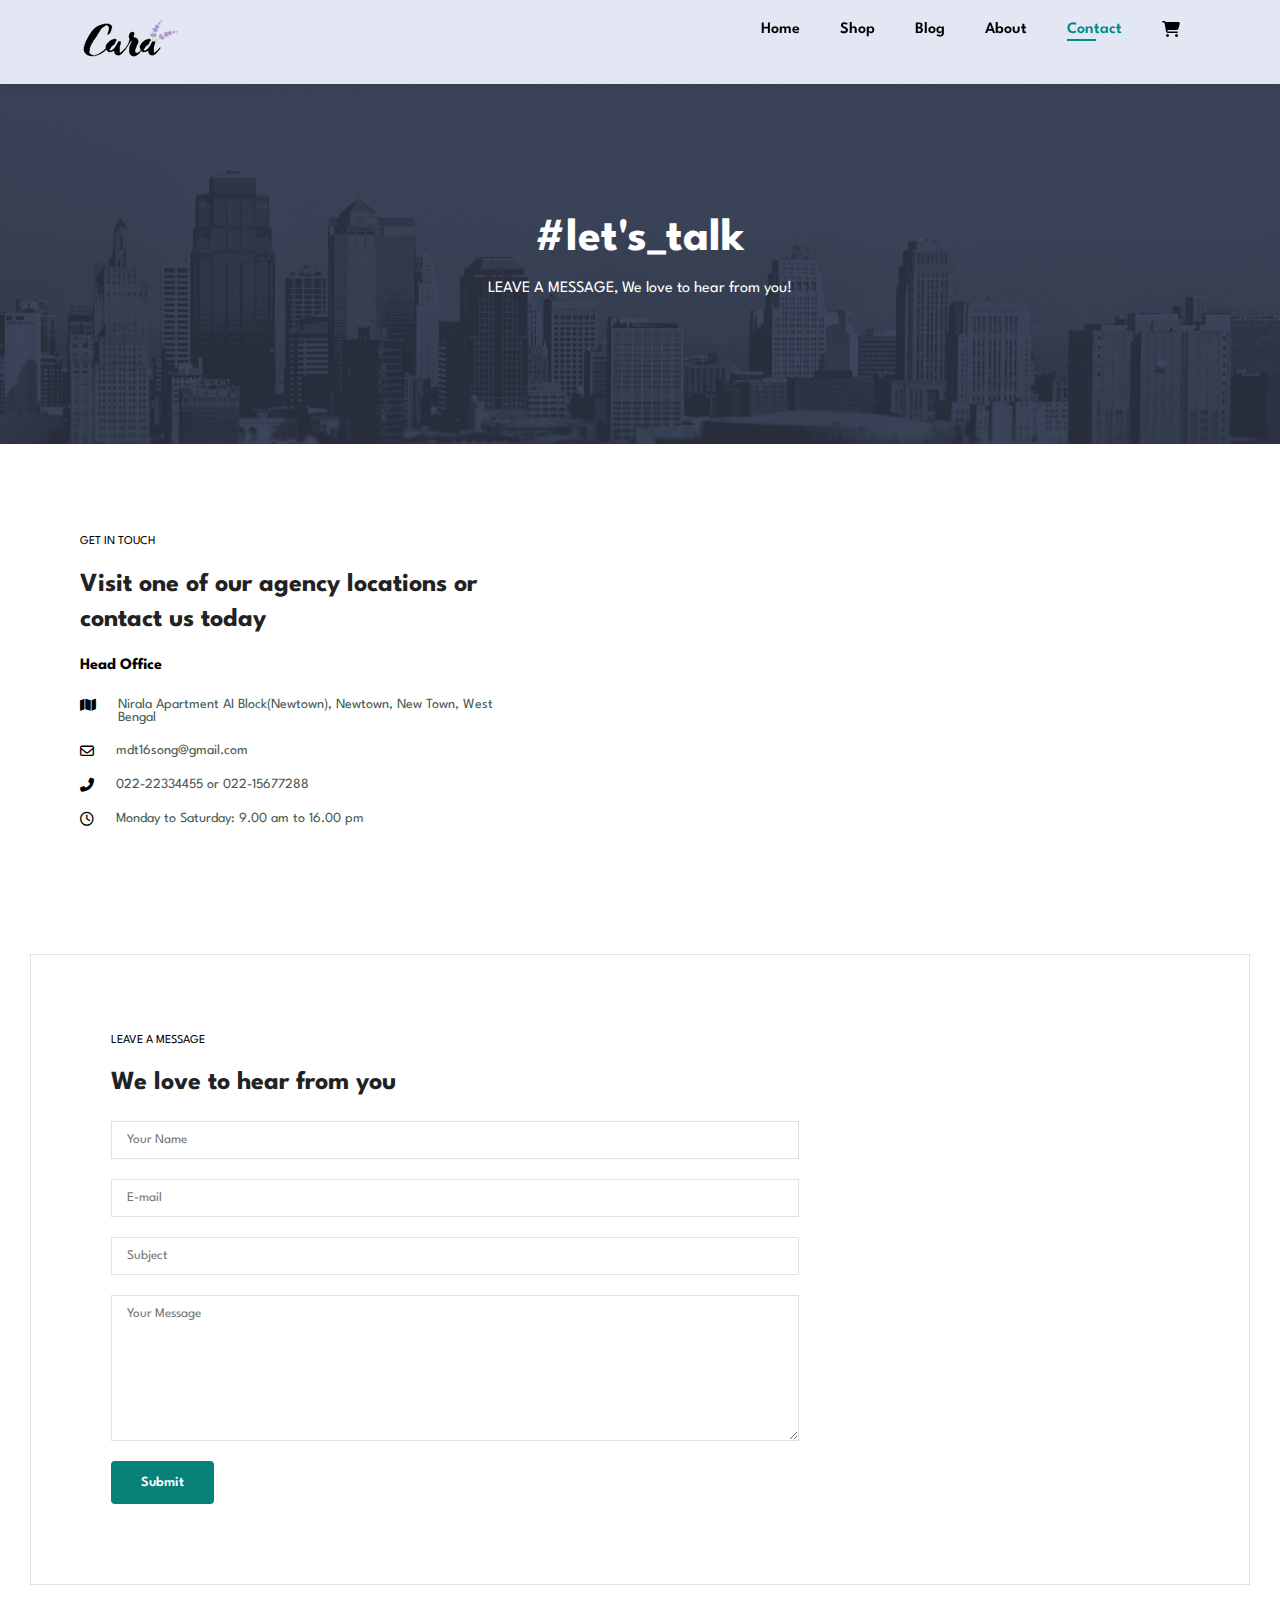
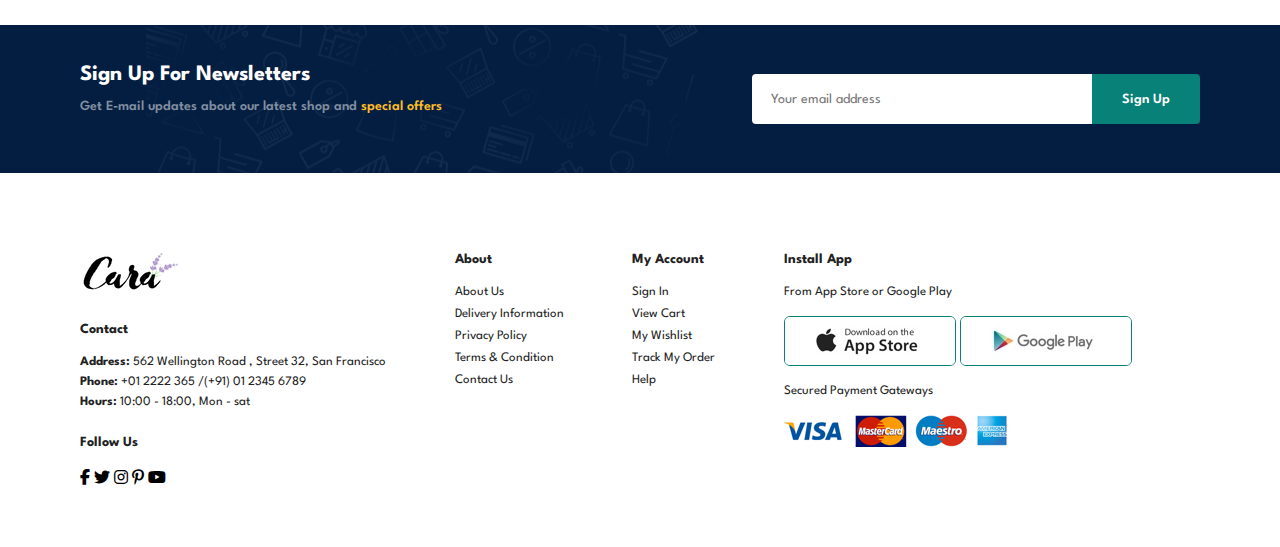
<file: mini project/contact.html>
<!DOCTYPE html>
<html lang="en">
<head>
    <meta charset="UTF-8">
    <meta http-equiv="X-UA-Compatible" content="IE=edge">
    <meta name="viewport" content="width=device-width, initial-scale=1.0">
    <title>E commerce website</title>
    <link rel="stylesheet" href="style.css">
    <link rel="stylesheet" href="https://cdnjs.cloudflare.com/ajax/libs/font-awesome/6.4.0/css/all.min.css">

</head>
<body>
   <section id="header">
    <a href="#"> <img src="img/logo.png" class = "logo" alt=""></a>
    <div>
        <ul id="navbar">
            <li><a href="index.html">Home</a></li>
            <li><a  href="shop.html">Shop</a></li>
            <li><a  href="blog.html">Blog</a></li>
            <li><a href="about.html">About</a></li>
            <li><a class="active"  href="contact.html">Contact</a></li>
            <li><a href="cart.html"><i class="fa-solid fa-cart-shopping"></i></a></li>
            <!-- <a href="#" id="close"><i class="far fa-times"></i></a> -->
        </ul>
    </div>
    <!-- <div id="mobile">
        <li><a href="cart.html"><i class="fa-solid fa-cart-shopping"></i></a></li>
        <i id="bar" class="fas fa-outdent">    
        </i>
        
    </div> -->
   </section>

   <section id="page-header" class="about-header">
    <h2>#let's_talk</h2>
    
    <p>LEAVE A MESSAGE, We love to hear from you!</p>
    
   </section>

   <section id="contact-details" class="section-p1">
    <div class="details">
        <span>GET IN TOUCH</span>
        <h2>Visit one of our agency locations or contact us today</h2>
        <h3>Head Office</h3>
        <div>
            <li>
                <i class="fas fa-map"></i>
                <p>Nirala Apartment AI Block(Newtown), Newtown, New Town, West Bengal</p>
            </li>
            <li>
                <i class="far fa-envelope"></i>
                <p>mdt16song@gmail.com</p>
            </li>
            <li>
                <i class="fas fa-phone-alt"></i>
                <p>022-22334455 or 022-15677288 </p>
            </li>
            <li>
                <i class="far fa-clock"></i>
                <p>Monday to Saturday: 9.00 am to 16.00 pm </p>
            </li>
        </div>
    </div>

    <div class="map">
        <iframe src="https://www.google.com/maps/embed?pb=!1m18!1m12!1m3!1d3683.9877522667516!2d88.45019739999996!3d22.579561399999996!2m3!1f0!2f0!3f0!3m2!1i1024!2i768!4f13.1!3m3!1m2!1s0x3a0275102d6febdb%3A0x4788b06ef5e3d0b9!2sNirala%20Apartment!5e0!3m2!1sen!2sin!4v1684579273847!5m2!1sen!2sin" width="600" height="450" style="border:0;" allowfullscreen="" loading="lazy"></iframe>
    </div>
   </section>


   <section id="form-details">
    <form action="">
        <span>LEAVE A MESSAGE</span>
        <h2>We love to hear from you</h2>
        <input type="text" placeholder="Your Name">
        <input type="text" placeholder="E-mail">
        <input type="text" placeholder="Subject">
        <textarea name="" id="" cols="30" rows="10" placeholder="Your Message"></textarea>
        <button class="normal">Submit</button>
    </form>
   </section>


   <Section id="newsletter" class="section-p1 section-m1">
    <div class="newstext">
        <h4>Sign Up For Newsletters</h4>
        <p>Get E-mail updates about our latest shop and <span>special offers</span> </p>
    </div>
    <div class="form">
        <input type="text" placeholder="Your email address">
        <button class="normal">Sign Up</button>
    </div>
   </Section>

   <footer class="section-p1">
    <div class="col">
        <img  class="logo" src="img/logo.png" alt="">
        <h4>Contact</h4>
        <p> <strong>Address: </strong> 562 Wellington Road , Street 32, San Francisco</p>
        <p><strong>Phone: </strong>+01 2222 365 /(+91) 01 2345 6789</p>
        <p><strong>Hours: </strong> 10:00 - 18:00, Mon - sat</p>
        <div class="follow">
            <h4>Follow Us</h4>
            <div class="icon">
                <i class="fab fa-facebook-f"></i>
                <i class="fab fa-twitter"></i>
                <i class="fab fa-instagram"></i>
                <i class="fab fa-pinterest-p"></i>
                <i class="fab fa-youtube"></i>
            </div>
        </div>
    </div>

    <div class="col">
        <h4>About</h4>
        <a href="#">About Us</a>
        <a href="#">Delivery Information</a>
        <a href="#">Privacy Policy</a>
        <a href="#">Terms & Condition</a>
        <a href="#">Contact Us</a> 
    </div>

    <div class="col">
        <h4>My Account</h4>
        <a href="#">Sign In</a>
        <a href="#">View Cart</a>
        <a href="#">My Wishlist</a>
        <a href="#">Track My Order</a>
        <a href="#">Help</a> 
    </div>

    <div class="col install">
        <h4>Install App</h4>
        <p>From App Store or Google Play</p>
        <div class="row">
            <img src="img/pay/app.jpg" alt="">
            <img src="img/pay/play.jpg" alt="">
        </div>
        <p>Secured Payment Gateways</p>
        <img src="img/pay/pay.png" alt="">
    </div>

    <div class="copyright">
        
    </div>
   </footer>
   


    <script src="script.js"></script>
</body>
</html>
</file>
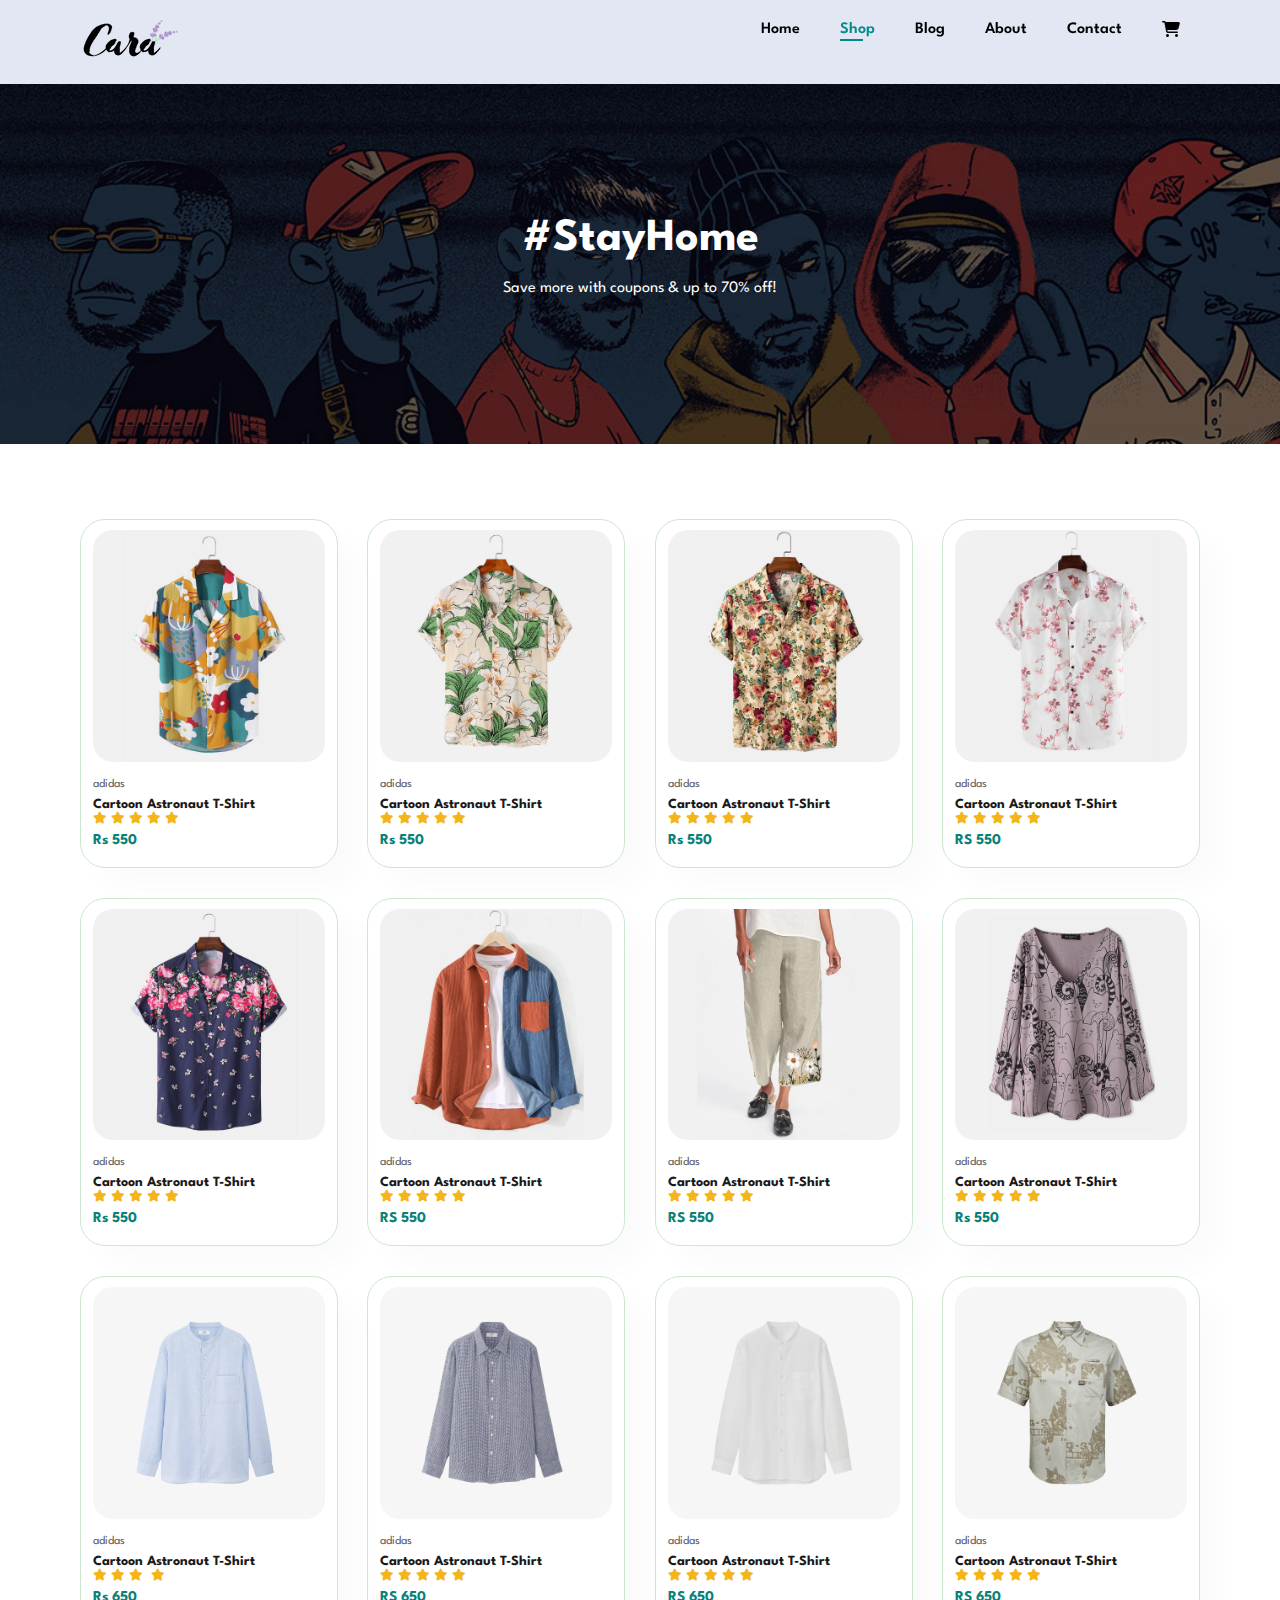
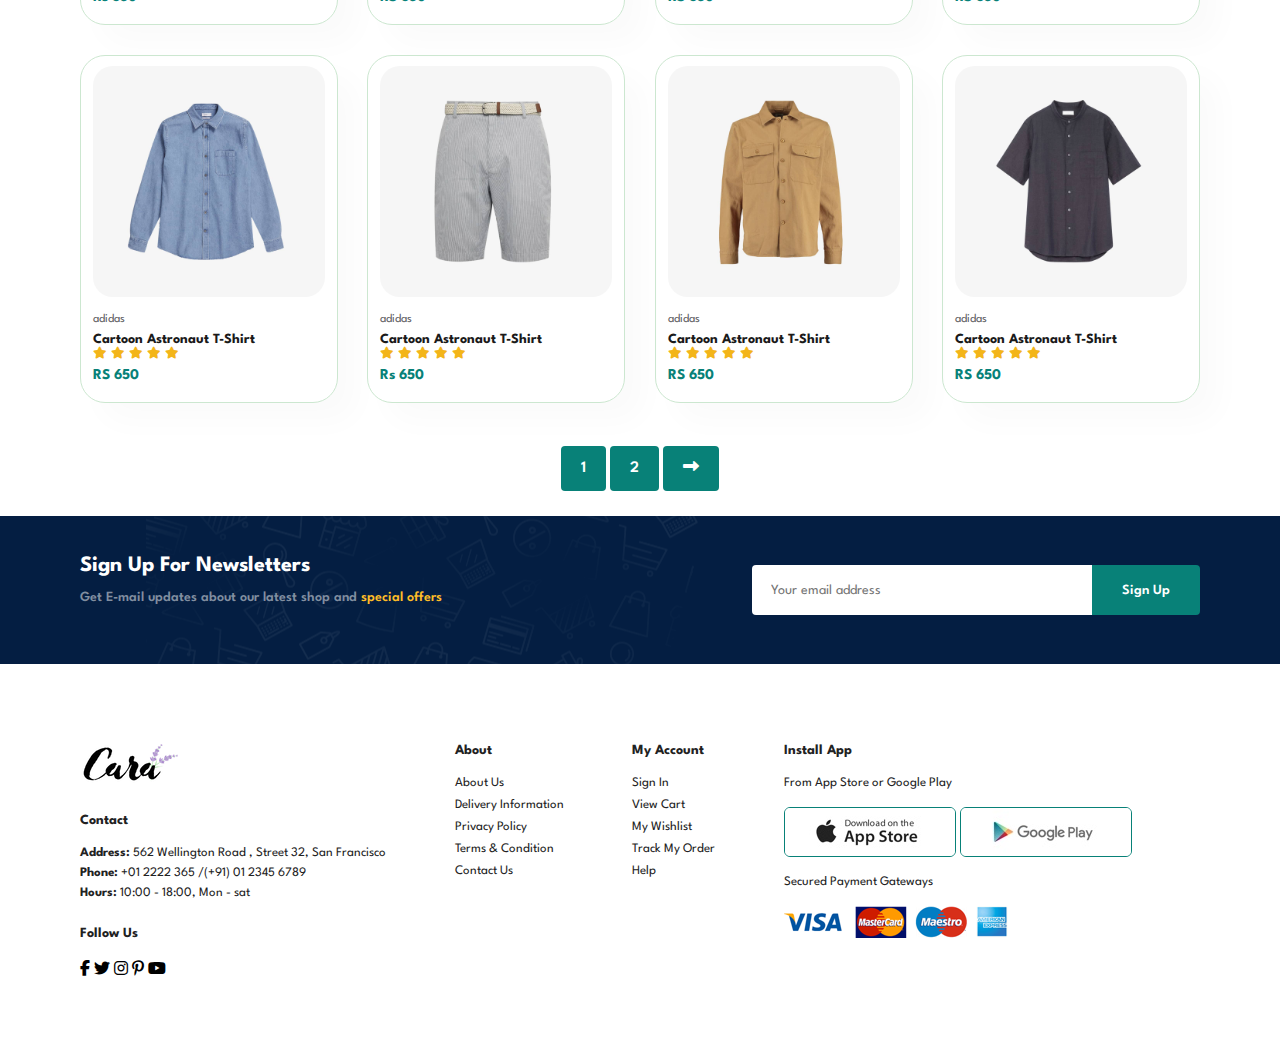
<file: mini project/shop.html>
<!DOCTYPE html>
<html lang="en">
<head>
    <meta charset="UTF-8">
    <meta http-equiv="X-UA-Compatible" content="IE=edge">
    <meta name="viewport" content="width=device-width, initial-scale=1.0">
    <title>E commerce website</title>
    <link rel="stylesheet" href="style.css">
    <link rel="stylesheet" href="https://cdnjs.cloudflare.com/ajax/libs/font-awesome/6.4.0/css/all.min.css">

</head>
<body>
   <section id="header">
    <a href="#"> <img src="img/logo.png" class = "logo" alt=""></a>
    <div>
        <ul id="navbar">
            <li><a href="index.html">Home</a></li>
            <li><a class="active" href="shop.html">Shop</a></li>
            <li><a href="blog.html">Blog</a></li>
            <li><a href="about.html">About</a></li>
            <li><a href="contact.html">Contact</a></li>
            <li><a href="cart.html"><i class="fa-solid fa-cart-shopping"></i></a></li>
            <!-- <a href="#" id="close"><i class="far fa-times"></i></a> -->
        </ul>
    </div>
    <!-- <div id="mobile">
        <li><a href="cart.html"><i class="fa-solid fa-cart-shopping"></i></a></li>
        <i id="bar" class="fas fa-outdent">    
        </i>
        
    </div> -->
   </section>

   <section id="page-header">
    <h2>#StayHome</h2>
    
    <p>Save more with coupons & up to 70% off!</p>
    
   </section>


   <section id="product1"  class="section-p1">
    
    <div class="pro-container">
        <div class="pro" onclick="window.location.href='sproduct.html';">
            <img src="img/products/f1.jpg" alt="">
            <div class="des">
                <span>adidas</span>
                <h5>Cartoon Astronaut T-Shirt</h5>
                <div class="star">
                    <i class="fas fa-star"></i> 
                    <i class="fas fa-star"></i> 
                    <i class="fas fa-star"></i> 
                    <i class="fas fa-star"></i> 
                    <i class="fas fa-star"></i> 
                </div>
                <h4>Rs 550</h4>
            </div>
            <!-- <a href="#"><i class="fal fa-shopping-cart"></i></a> -->
        </div>

        <div class="pro" onclick="window.location.href='sproduct.html';">
            <img src="img/products/f2.jpg" alt="">
            <div class="des">
                <span>adidas</span>
                <h5>Cartoon Astronaut T-Shirt</h5>
                <div class="star">
                    <i class="fas fa-star"></i> 
                    <i class="fas fa-star"></i> 
                    <i class="fas fa-star"></i> 
                    <i class="fas fa-star"></i> 
                    <i class="fas fa-star"></i> 
                </div>
                <h4>Rs 550</h4>
            </div>
            <!-- <a href="#"><i class="fal fa-shopping-cart"></i></a> -->
        </div>

        <div class="pro" onclick="window.location.href='sproduct.html';">
            <img src="img/products/f3.jpg" alt="">
            <div class="des">
                <span>adidas</span>
                <h5>Cartoon Astronaut T-Shirt</h5>
                <div class="star">
                    <i class="fas fa-star"></i> 
                    <i class="fas fa-star"></i> 
                    <i class="fas fa-star"></i> 
                    <i class="fas fa-star"></i> 
                    <i class="fas fa-star"></i> 
                </div>
                <h4>Rs 550</h4>
            </div>
            <!-- <a href="#"><i class="fal fa-shopping-cart"></i></a> -->
        </div>

        <div class="pro" onclick="window.location.href='sproduct.html';">
            <img src="img/products/f4.jpg" alt="">
            <div class="des">
                <span>adidas</span>
                <h5>Cartoon Astronaut T-Shirt</h5>
                <div class="star">
                    <i class="fas fa-star"></i> 
                    <i class="fas fa-star"></i> 
                    <i class="fas fa-star"></i> 
                    <i class="fas fa-star"></i> 
                    <i class="fas fa-star"></i> 
                </div>
                <h4>RS 550</h4>
            </div>
            <!-- <a href="#"><i class="fal fa-shopping-cart"></i></a> -->
        </div>

        <div class="pro" onclick="window.location.href='sproduct.html';">
            <img src="img/products/f5.jpg" alt="">
            <div class="des">
                <span>adidas</span>
                <h5>Cartoon Astronaut T-Shirt</h5>
                <div class="star">
                    <i class="fas fa-star"></i> 
                    <i class="fas fa-star"></i> 
                    <i class="fas fa-star"></i> 
                    <i class="fas fa-star"></i> 
                    <i class="fas fa-star"></i> 
                </div>
                <h4>Rs 550</h4>
            </div>
            <!-- <a href="#"><i class="fal fa-shopping-cart"></i></a> -->
        </div>

        <div class="pro" onclick="window.location.href='sproduct.html';">
            <img src="img/products/f6.jpg" alt="">
            <div class="des">
                <span>adidas</span>
                <h5>Cartoon Astronaut T-Shirt</h5>
                <div class="star">
                    <i class="fas fa-star"></i> 
                    <i class="fas fa-star"></i> 
                    <i class="fas fa-star"></i> 
                    <i class="fas fa-star"></i> 
                    <i class="fas fa-star"></i> 
                </div>
                <h4>RS 550</h4>
            </div>
            <!-- <a href="#"><i class="fal fa-shopping-cart"></i></a> -->
        </div>

        <div class="pro" onclick="window.location.href='sproduct.html';">
            <img src="img/products/f7.jpg" alt="">
            <div class="des">
                <span>adidas</span>
                <h5>Cartoon Astronaut T-Shirt</h5>
                <div class="star">
                    <i class="fas fa-star"></i> 
                    <i class="fas fa-star"></i> 
                    <i class="fas fa-star"></i> 
                    <i class="fas fa-star"></i> 
                    <i class="fas fa-star"></i> 
                </div>
                <h4>RS 550</h4>
            </div>
            <!-- <a href="#"><i class="fal fa-shopping-cart"></i></a> -->
        </div>

        <div class="pro" onclick="window.location.href='sproduct.html';">
            <img src="img/products/f8.jpg" alt="">
            <div class="des">
                <span>adidas</span>
                <h5>Cartoon Astronaut T-Shirt</h5>
                <div class="star">
                    <i class="fas fa-star"></i> 
                    <i class="fas fa-star"></i> 
                    <i class="fas fa-star"></i> 
                    <i class="fas fa-star"></i> 
                    <i class="fas fa-star"></i> 
                </div>
                <h4>Rs 550</h4>
            </div>
            <!-- <a href="#"><i class="fal fa-shopping-cart"></i></a> -->
        </div>
        <div class="pro" onclick="window.location.href='sproduct.html';">
            <img src="img/products/n1.jpg" alt="">
            <div class="des">
                <span>adidas</span>
                <h5>Cartoon Astronaut T-Shirt</h5>
                <div class="star">
                    <i class="fas fa-star"></i> 
                    <i class="fas fa-star"></i> 
                    <i class="fas fa-star"></i> 
                    <i class="fas fa -star"></i> 
                    <i class="fas fa-star"></i> 
                </div>
                <h4>Rs 650</h4>
            </div>
            <!-- <a href="#"><i class="fal fa-shopping-cart"></i></a> -->
        </div>

        <div class="pro" onclick="window.location.href='sproduct.html';">
            <img src="img/products/n2.jpg" alt="">
            <div class="des">
                <span>adidas</span>
                <h5>Cartoon Astronaut T-Shirt</h5>
                <div class="star">
                    <i class="fas fa-star"></i> 
                    <i class="fas fa-star"></i> 
                    <i class="fas fa-star"></i> 
                    <i class="fas fa-star"></i> 
                    <i class="fas fa-star"></i> 
                </div>
                <h4>RS 650</h4>
            </div>
            <!-- <a href="#"><i class="fal fa-shopping-cart"></i></a> -->
        </div>

        <div class="pro" onclick="window.location.href='sproduct.html';">
            <img src="img/products/n3.jpg" alt="">
            <div class="des">
                <span>adidas</span>
                <h5>Cartoon Astronaut T-Shirt</h5>
                <div class="star">
                    <i class="fas fa-star"></i> 
                    <i class="fas fa-star"></i> 
                    <i class="fas fa-star"></i> 
                    <i class="fas fa-star"></i> 
                    <i class="fas fa-star"></i> 
                </div>
                <h4>RS 650</h4>
            </div>
            <!-- <a href="#"><i class="fal fa-shopping-cart"></i></a> -->
        </div>

        <div class="pro" onclick="window.location.href='sproduct.html';">
            <img src="img/products/n4.jpg" alt="">
            <div class="des">
                <span>adidas</span>
                <h5>Cartoon Astronaut T-Shirt</h5>
                <div class="star">
                    <i class="fas fa-star"></i> 
                    <i class="fas fa-star"></i> 
                    <i class="fas fa-star"></i> 
                    <i class="fas fa-star"></i> 
                    <i class="fas fa-star"></i> 
                </div>
                <h4>RS 650</h4>
            </div>
            <!-- <a href="#"><i class="fal fa-shopping-cart"></i></a> -->
        </div>

        <div class="pro" onclick="window.location.href='sproduct.html';">
            <img src="img/products/n5.jpg" alt="">
            <div class="des">
                <span>adidas</span>
                <h5>Cartoon Astronaut T-Shirt</h5>
                <div class="star">
                    <i class="fas fa-star"></i> 
                    <i class="fas fa-star"></i> 
                    <i class="fas fa-star"></i> 
                    <i class="fas fa-star"></i> 
                    <i class="fas fa-star"></i> 
                </div>
                <h4>RS 650</h4>
            </div>
            <!-- <a href="#"><i class="fal fa-shopping-cart"></i></a> -->
        </div>

        <div class="pro" onclick="window.location.href='sproduct.html';">
            <img src="img/products/n6.jpg" alt="">
            <div class="des">
                <span>adidas</span>
                <h5>Cartoon Astronaut T-Shirt</h5>
                <div class="star">
                    <i class="fas fa-star"></i> 
                    <i class="fas fa-star"></i> 
                    <i class="fas fa-star"></i> 
                    <i class="fas fa-star"></i> 
                    <i class="fas fa-star"></i> 
                </div>
                <h4>Rs 650</h4>
            </div>
            <!-- <a href="#"><i class="fal fa-shopping-cart"></i></a> -->
        </div>

        <div class="pro" onclick="window.location.href='sproduct.html';">
            <img src="img/products/n7.jpg" alt="">
            <div class="des">
                <span>adidas</span>
                <h5>Cartoon Astronaut T-Shirt</h5>
                <div class="star">
                    <i class="fas fa-star"></i> 
                    <i class="fas fa-star"></i> 
                    <i class="fas fa-star"></i> 
                    <i class="fas fa-star"></i> 
                    <i class="fas fa-star"></i> 
                </div>
                <h4>RS 650</h4>
            </div>
            <!-- <a href="#"><i class="fal fa-shopping-cart"></i></a> -->
        </div>

        <div class="pro" onclick="window.location.href='sproduct.html';">
            <img src="img/products/n8.jpg" alt="">
            <div class="des">
                <span>adidas</span>
                <h5>Cartoon Astronaut T-Shirt</h5>
                <div class="star">
                    <i class="fas fa-star"></i> 
                    <i class="fas fa-star"></i> 
                    <i class="fas fa-star"></i> 
                    <i class="fas fa-star"></i> 
                    <i class="fas fa-star"></i> 
                </div>
                <h4>RS 650</h4>
            </div>
            <!-- <a href="#"><i class="fal fa-shopping-cart"></i></a> -->
        </div>
    </div>
   </section>

<section id="pagination">
    <a href="#">1</a>
    <a href="#">2</a>
    <a href="#"><i class="fas fa-long-arrow-alt-right"></i></a>
</section>

   <Section id="newsletter" class="section-p1 section-m1">
    <div class="newstext">
        <h4>Sign Up For Newsletters</h4>
        <p>Get E-mail updates about our latest shop and <span>special offers</span> </p>
    </div>
    <div class="form">
        <input type="text" placeholder="Your email address">
        <button class="normal">Sign Up</button>
    </div>
   </Section>

   <footer class="section-p1">
    <div class="col">
        <img  class="logo" src="img/logo.png" alt="">
        <h4>Contact</h4>
        <p> <strong>Address: </strong> 562 Wellington Road , Street 32, San Francisco</p>
        <p><strong>Phone: </strong>+01 2222 365 /(+91) 01 2345 6789</p>
        <p><strong>Hours: </strong> 10:00 - 18:00, Mon - sat</p>
        <div class="follow">
            <h4>Follow Us</h4>
            <div class="icon">
                <i class="fab fa-facebook-f"></i>
                <i class="fab fa-twitter"></i>
                <i class="fab fa-instagram"></i>
                <i class="fab fa-pinterest-p"></i>
                <i class="fab fa-youtube"></i>
            </div>
        </div>
    </div>

    <div class="col">
        <h4>About</h4>
        <a href="#">About Us</a>
        <a href="#">Delivery Information</a>
        <a href="#">Privacy Policy</a>
        <a href="#">Terms & Condition</a>
        <a href="#">Contact Us</a> 
    </div>

    <div class="col">
        <h4>My Account</h4>
        <a href="#">Sign In</a>
        <a href="#">View Cart</a>
        <a href="#">My Wishlist</a>
        <a href="#">Track My Order</a>
        <a href="#">Help</a> 
    </div>

    <div class="col install">
        <h4>Install App</h4>
        <p>From App Store or Google Play</p>
        <div class="row">
            <img src="img/pay/app.jpg" alt="">
            <img src="img/pay/play.jpg" alt="">
        </div>
        <p>Secured Payment Gateways</p>
        <img src="img/pay/pay.png" alt="">
    </div>

    <div class="copyright">
        
    </div>
   </footer>
   


    <script src="script.js"></script>
</body>
</html>
</file>
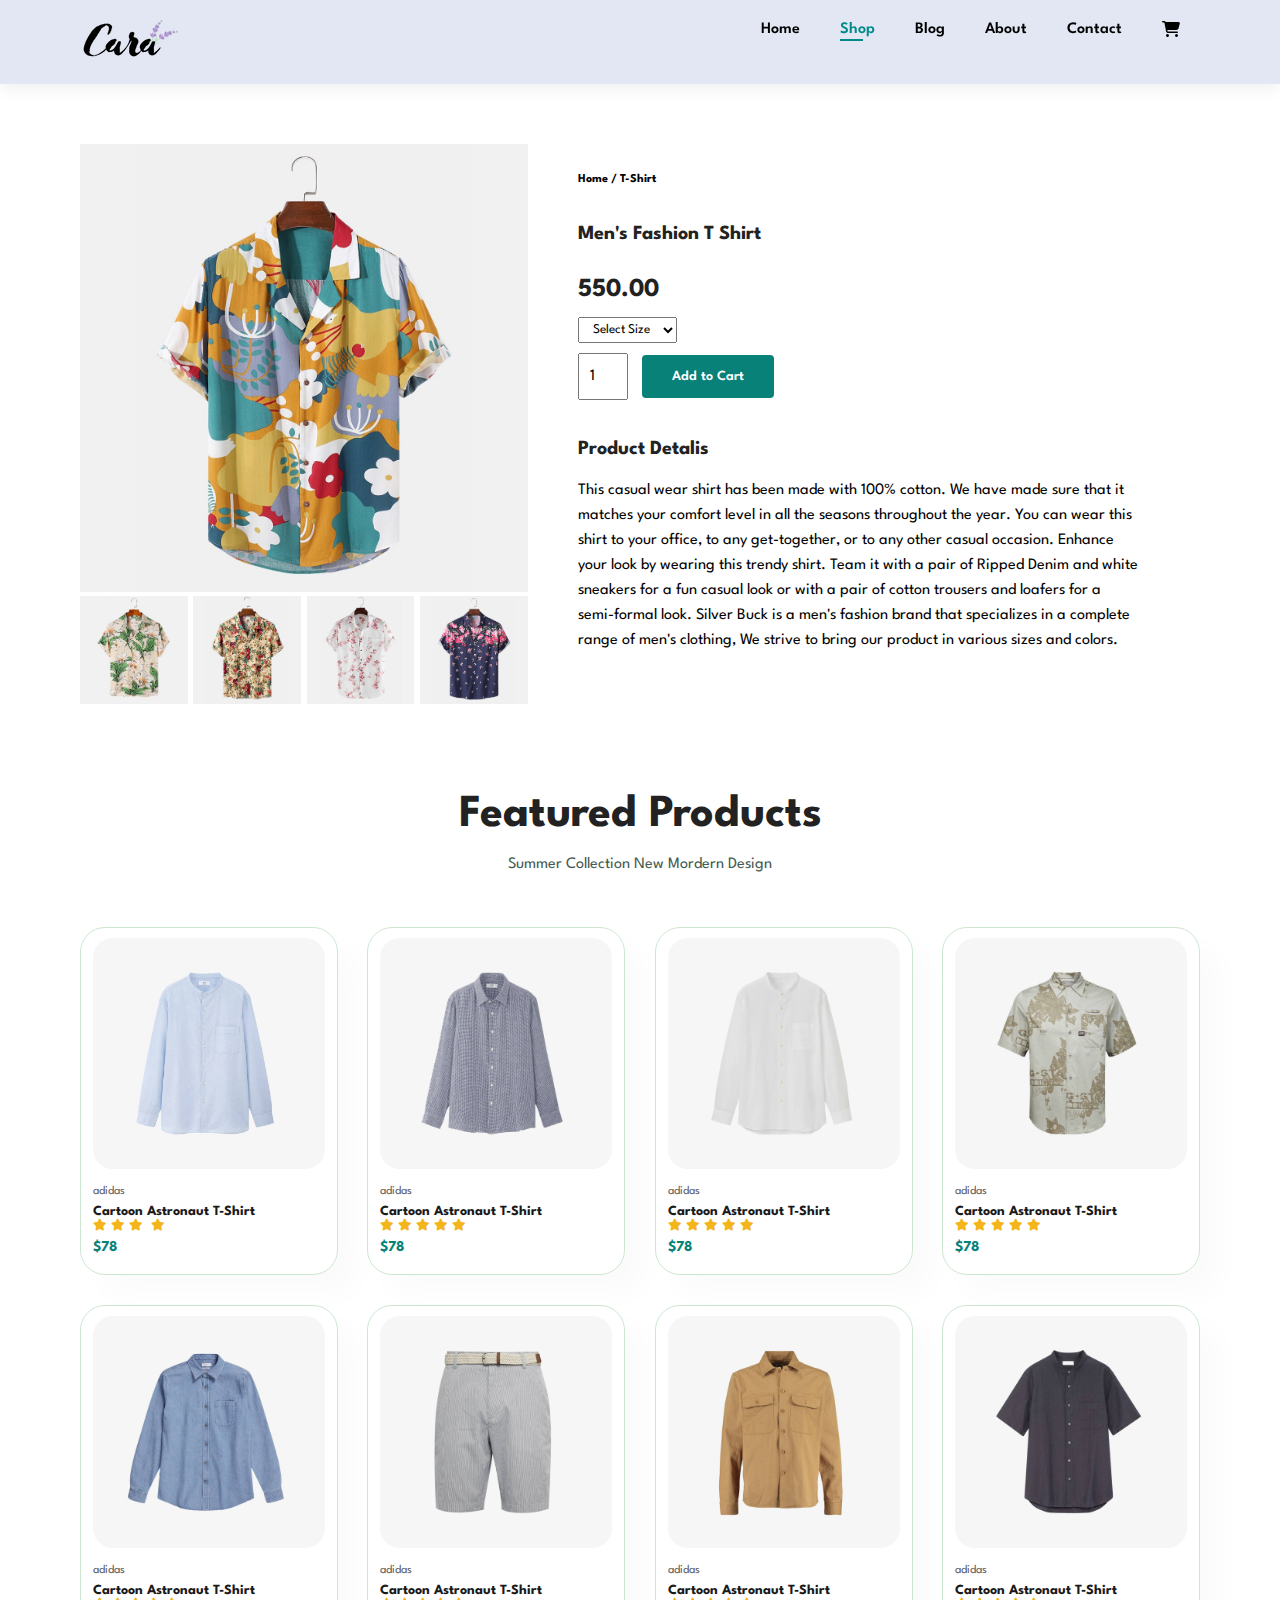
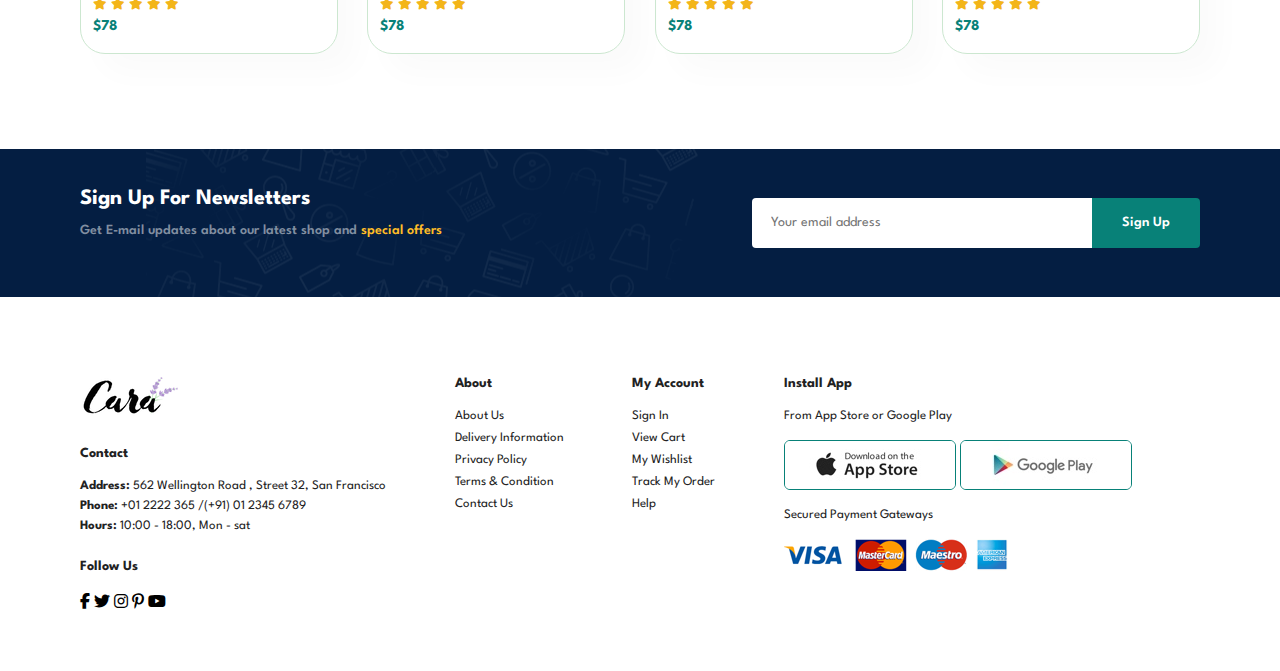
<file: mini project/sproduct.html>
<!DOCTYPE html>
<html lang="en">
<head>
    <meta charset="UTF-8">
    <meta http-equiv="X-UA-Compatible" content="IE=edge">
    <meta name="viewport" content="width=device-width, initial-scale=1.0">
    <title>E commerce website</title>
    <link rel="stylesheet" href="style.css">
    <link rel="stylesheet" href="https://cdnjs.cloudflare.com/ajax/libs/font-awesome/6.4.0/css/all.min.css">

</head>
<body>
   <section id="header">
    <a href="#"> <img src="img/logo.png" class = "logo" alt=""></a>
    <div>
        <ul id="navbar">
            <li><a href="index.html">Home</a></li>
            <li><a class="active" href="shop.html">Shop</a></li>
            <li><a href="blog.html">Blog</a></li>
            <li><a href="about.html">About</a></li>
            <li><a href="contact.html">Contact</a></li>
            <li><a href="cart.html"><i class="fa-solid fa-cart-shopping"></i></a></li>
            <!-- <a href="#" id="close"><i class="far fa-times"></i></a> -->
        </ul>
    </div>
    <!-- <div id="mobile">
        <li><a href="cart.html"><i class="fa-solid fa-cart-shopping"></i></a></li>
        <i id="bar" class="fas fa-outdent">    
        </i>
        
    </div> -->
   </section>

<section id="prodetails" class="section-p1">
    <div class="single-pro-image">
        <img src="img/products/f1.jpg" width="100%" id="MainImg" alt="">
        <div class="small-img-group">
            <div class="small-img-col">
                <img src="img/products/f2.jpg" width="100%" class="small-img" alt="">
            </div>
            <div class="small-img-col">
                <img src="img/products/f3.jpg" width="100%" class="small-img" alt="">
            </div>
            <div class="small-img-col">
                <img src="img/products/f4.jpg " width="100%" class="small-img" alt="">
            </div>
            <div class="small-img-col">
                <img src="img/products/f5.jpg " width="100%" class="small-img" alt="">
            </div>
        </div>
    </div>
    <div class="single-pro-details">
        <h6>Home / T-Shirt</h6>
        <h4>Men's Fashion T Shirt</h4>
        <h2>550.00</h2>
        <select>
            <option >Select Size</option>
            <option >XL</option>
            <option>XXL</option>
            <option >Small</option>
            <option >Large</option>
        </select>
        <input type="number"  value="1">
        <button class="normal">Add to Cart</button>
        <h4>Product Detalis</h4>
        <span>This casual wear shirt has been made with 100% cotton. We have made sure that it matches your comfort level in all the seasons throughout the year. You can wear this shirt to your office, to any get-together, or to any other casual occasion. Enhance your look by wearing this trendy shirt. Team it with a pair of Ripped Denim and white sneakers for a fun casual look or with a pair of cotton trousers and loafers for a semi-formal look. Silver Buck is a men's fashion brand that specializes in a complete range of men's clothing, We strive to bring our product in various sizes and colors. </span>
    </div>
</section>

<section id="product1"  class="section-p1">
    <h2>Featured Products</h2>
    <p>Summer Collection New Mordern Design</p>
    <div class="pro-container">
        <div class="pro">
            <img src="img/products/n1.jpg" alt="">
            <div class="des">
                <span>adidas</span>
                <h5>Cartoon Astronaut T-Shirt</h5>
                <div class="star">
                    <i class="fas fa-star"></i> 
                    <i class="fas fa-star"></i> 
                    <i class="fas fa-star"></i> 
                    <i class="fas fa -star"></i> 
                    <i class="fas fa-star"></i> 
                </div>
                <h4>$78</h4>
            </div>
            <!-- <a href="#"><i class="fal fa-shopping-cart"></i></a> -->
        </div>

        <div class="pro">
            <img src="img/products/n2.jpg" alt="">
            <div class="des">
                <span>adidas</span>
                <h5>Cartoon Astronaut T-Shirt</h5>
                <div class="star">
                    <i class="fas fa-star"></i> 
                    <i class="fas fa-star"></i> 
                    <i class="fas fa-star"></i> 
                    <i class="fas fa-star"></i> 
                    <i class="fas fa-star"></i> 
                </div>
                <h4>$78</h4>
            </div>
            <!-- <a href="#"><i class="fal fa-shopping-cart"></i></a> -->
        </div>

        <div class="pro">
            <img src="img/products/n3.jpg" alt="">
            <div class="des">
                <span>adidas</span>
                <h5>Cartoon Astronaut T-Shirt</h5>
                <div class="star">
                    <i class="fas fa-star"></i> 
                    <i class="fas fa-star"></i> 
                    <i class="fas fa-star"></i> 
                    <i class="fas fa-star"></i> 
                    <i class="fas fa-star"></i> 
                </div>
                <h4>$78</h4>
            </div>
            <!-- <a href="#"><i class="fal fa-shopping-cart"></i></a> -->
        </div>

        <div class="pro">
            <img src="img/products/n4.jpg" alt="">
            <div class="des">
                <span>adidas</span>
                <h5>Cartoon Astronaut T-Shirt</h5>
                <div class="star">
                    <i class="fas fa-star"></i> 
                    <i class="fas fa-star"></i> 
                    <i class="fas fa-star"></i> 
                    <i class="fas fa-star"></i> 
                    <i class="fas fa-star"></i> 
                </div>
                <h4>$78</h4>
            </div>
            <!-- <a href="#"><i class="fal fa-shopping-cart"></i></a> -->
        </div>

        <div class="pro">
            <img src="img/products/n5.jpg" alt="">
            <div class="des">
                <span>adidas</span>
                <h5>Cartoon Astronaut T-Shirt</h5>
                <div class="star">
                    <i class="fas fa-star"></i> 
                    <i class="fas fa-star"></i> 
                    <i class="fas fa-star"></i> 
                    <i class="fas fa-star"></i> 
                    <i class="fas fa-star"></i> 
                </div>
                <h4>$78</h4>
            </div>
            <!-- <a href="#"><i class="fal fa-shopping-cart"></i></a> -->
        </div>

        <div class="pro">
            <img src="img/products/n6.jpg" alt="">
            <div class="des">
                <span>adidas</span>
                <h5>Cartoon Astronaut T-Shirt</h5>
                <div class="star">
                    <i class="fas fa-star"></i> 
                    <i class="fas fa-star"></i> 
                    <i class="fas fa-star"></i> 
                    <i class="fas fa-star"></i> 
                    <i class="fas fa-star"></i> 
                </div>
                <h4>$78</h4>
            </div>
            <!-- <a href="#"><i class="fal fa-shopping-cart"></i></a> -->
        </div>

        <div class="pro">
            <img src="img/products/n7.jpg" alt="">
            <div class="des">
                <span>adidas</span>
                <h5>Cartoon Astronaut T-Shirt</h5>
                <div class="star">
                    <i class="fas fa-star"></i> 
                    <i class="fas fa-star"></i> 
                    <i class="fas fa-star"></i> 
                    <i class="fas fa-star"></i> 
                    <i class="fas fa-star"></i> 
                </div>
                <h4>$78</h4>
            </div>
            <!-- <a href="#"><i class="fal fa-shopping-cart"></i></a> -->
        </div>

        <div class="pro">
            <img src="img/products/n8.jpg" alt="">
            <div class="des">
                <span>adidas</span>
                <h5>Cartoon Astronaut T-Shirt</h5>
                <div class="star">
                    <i class="fas fa-star"></i> 
                    <i class="fas fa-star"></i> 
                    <i class="fas fa-star"></i> 
                    <i class="fas fa-star"></i> 
                    <i class="fas fa-star"></i> 
                </div>
                <h4>$78</h4>
            </div>
            <!-- <a href="#"><i class="fal fa-shopping-cart"></i></a> -->
        </div>
    </div>
   </section>

   <Section id="newsletter" class="section-p1 section-m1">
    <div class="newstext">
        <h4>Sign Up For Newsletters</h4>
        <p>Get E-mail updates about our latest shop and <span>special offers</span> </p>
    </div>
    <div class="form">
        <input type="text" placeholder="Your email address">
        <button class="normal">Sign Up</button>
    </div>
   </Section>

   <footer class="section-p1">
    <div class="col">
        <img  class="logo" src="img/logo.png" alt="">
        <h4>Contact</h4>
        <p> <strong>Address: </strong> 562 Wellington Road , Street 32, San Francisco</p>
        <p><strong>Phone: </strong>+01 2222 365 /(+91) 01 2345 6789</p>
        <p><strong>Hours: </strong> 10:00 - 18:00, Mon - sat</p>
        <div class="follow">
            <h4>Follow Us</h4>
            <div class="icon">
                <i class="fab fa-facebook-f"></i>
                <i class="fab fa-twitter"></i>
                <i class="fab fa-instagram"></i>
                <i class="fab fa-pinterest-p"></i>
                <i class="fab fa-youtube"></i>
            </div>
        </div>
    </div>

    <div class="col">
        <h4>About</h4>
        <a href="#">About Us</a>
        <a href="#">Delivery Information</a>
        <a href="#">Privacy Policy</a>
        <a href="#">Terms & Condition</a>
        <a href="#">Contact Us</a> 
    </div>

    <div class="col">
        <h4>My Account</h4>
        <a href="#">Sign In</a>
        <a href="#">View Cart</a>
        <a href="#">My Wishlist</a>
        <a href="#">Track My Order</a>
        <a href="#">Help</a> 
    </div>

    <div class="col install">
        <h4>Install App</h4>
        <p>From App Store or Google Play</p>
        <div class="row">
            <img src="img/pay/app.jpg" alt="">
            <img src="img/pay/play.jpg" alt="">
        </div>
        <p>Secured Payment Gateways</p>
        <img src="img/pay/pay.png" alt="">
    </div>

    <div class="copyright">
        
    </div>
   </footer>

   <script>
    var MainImg = document.getElementById("MainImg");
    var smallimg = document.getElementsByClassName("small-img");
    smallimg[0].onclick = function(){
        MainImg.src = smallimg[0].src;
    }
    smallimg[1].onclick = function(){
        MainImg.src = smallimg[1].src;
    }
    smallimg[2].onclick = function(){
        MainImg.src = smallimg[2].src;
    }
    smallimg[3].onclick = function(){
        MainImg.src = smallimg[3].src;
    }
   </script>
   


    <script src="script.js"></script>
</body>
</html>
</file>
<file: mini project/style.css>
@import url("https://fonts.googleapis.com/css2?family=Spartan:wght@100;200;300;400;500;600;700;800;900&display=swap");
* {
  margin: 0;
  padding: 0;
  box-sizing: border-box;
  font-family: "Spartan", sans-serif;
}

html {
  scroll-behavior: smooth;
}

/* Global Styles */

h1 {
  font-size: 50px;
  line-height: 64px;
  color: #222;
}

h2 {
  font-size: 46px;
  line-height: 54px;
  color: #222;
}

h4 {
  font-size: 20px;
  color: #222;
}

h6 {
  font-weight: 700;
  font-size: 12px;
}

p {
  font-size: 16px;
  color: #465b52;
  margin: 15px 0 20px 0;
}

.section-p1 {
  padding: 40px 80px;
}

.section-m1 {
  margin: 40px 0;
}

button.normal{
    font-size: 14px;
    font-weight: 600;
    padding: 15px 30px;
    color: #000;
    background-color: #fff;
    border-radius: 4px;
    cursor: pointer;
    border: none;
    outline: none;
    transition: 0.2s;
}
button.white{
    font-size: 13px;
    font-weight: 600;
    padding: 11px 18px;
    color: #fff;
    background-color: transparent;
    cursor: pointer;
    border: 1px solid #fff;
    outline: none;
    transition: 0.2s;
}

body {
  width: 100%;
}

/*header Start */

#header {
display: flex;
align-items: center;
justify-content: space-between;
padding: 20px 80px;
background: #e3e6f3;
box-shadow: 0 5px 15px rgba(0,0,0,0.06);
z-index: 999;
position: sticky;
top: 0;
left: 0;
}

#navbar {
   display: flex; 
   align-items: center;
   justify-content: center;
}

#navbar li{
    list-style: none;
    padding: 0 20px;
    position: relative;
}

#navbar li a{
    text-decoration: none;
    font-size: 16px;
    font-weight: 600;
    color: black;
    transition: 0.3s ease;
}

#navbar li a:hover,
#navbar li a.active{
    color:darkcyan;
}

#navbar li a.active::after ,
#navbar li a:hover::after{
   content: "";
   width: 30%;
   height: 2px;
   background: darkcyan;
   position: absolute;
   bottom: -4px;
   left: 20px;
}

#moblie{
    display: none;
    align-items: center;
}


/* Home Page*/

#hero {
    background-image: url("img/hero4.png");
    height: 90vh;
    width: 100%;
    background-size: cover;
    background-position: top 25% right 0;
    padding: 0 80px;
    display: flex;
    flex-direction: column;
    align-items: flex-start;
    justify-content: center;
}

#hero h4 {
    padding-bottom: 15px;
}

#hero h1 {
    color: darkcyan;
}

#hero button{
    background-image: url("img/button.png");
    background-color: transparent;
    color: darkcyan;
    border: 0;
    padding: 14px 80px 14px 65px;
    background-repeat: no-repeat;
    cursor: pointer;
    font-weight: 700;
    font-size: 15px;
}

#feature {
    display: flex;
    align-items: center;
    justify-content: space-between;
    flex-wrap: wrap;
}

#feature .fe-box{
    width: 180px;
    text-align: center;
    padding: 25px 15px;
    box-shadow: 20px 20px 34px rgba(0, 0, 0, 0.03);
    border: 1px solid darkgray;
    border-radius: 4px;
    margin: 15px 0;

}

#feature .fe-box:hover {
    box-shadow: 10px 10px 54px rgba(70, 62, 221, 0.1);
}

#feature .fe-box img {
    width: 100%;
    margin-bottom: 10px;
}

#feature .fe-box h6 {
    display: inline-block;
    padding: 9px 8px 6px 8px;
    line-height: 1;
    border-radius: 4px;
    color: #088178;
    background-color: pink;
}

#feature .fe-box:nth-child(2) h6 {
    background-color: #cdebbc;
}

#feature .fe-box:nth-child(3) h6 {
    background-color: #d1e8f2;
}

#feature .fe-box:nth-child(4) h6 {
    background-color: #cdd4f8;
}

#feature .fe-box:nth-child(5) h6 {
    background-color: #f6dbf6;
}

#feature .fe-box:nth-child(6) h6 {
    background-color: #fff2e5;
}

#product1 {
    text-align: center;
}

#product1 .pro-container{
    display: flex;
    justify-content: space-between;
    padding-top: 20px;
    flex-wrap: wrap;
}

#product1 .pro{
    width: 23%;
    min-width: 250px;
    padding: 10px 12px;
    border: 1px solid #cce7d0;
    border-radius: 25px;
    cursor: pointer;
    box-shadow: 20px 20px 30px rgba(0, 0, 0, 0.02);
    margin: 15px 0;
    transition: 0.2s ease;
    position: relative;
}

product1 .pro:hover{
    box-shadow: 20px 20px 30px rgba(0, 0, 0, 0.06);
}

#product1 .pro img{
    width: 100%;
    border-radius: 20px;
}

#product1 .pro .des{
    text-align: start;
    padding: 10px 0;
}

#product1 .pro .des span{
    color: #606063;
    font-size: 12px;
}

#product1 .pro .des h5 {
    padding-top: 7px;
    color: #1a1a1a;
    font-size: 14px;
}

#product1 .pro .des i{
    font-size: 12px;
    color:rgb(243,181,25)
}


#product1 .pro .des h4 {
    padding-top: 7px;
    font-size: 15px;
    font-weight: 700;
    color: #088178;
}


#product1 .pro .cart {
    width: 40px;
    height: 40px;
     line-height: 40px;
     border-radius: 50px;
     background-color: #e8f6ea;
     font-weight: 500;
     color: #088178;
}

#banner{
    display: flex;
    flex-direction: column;
    justify-content: center;
    align-items: center;
    text-align: center;
    background-image: url("img/banner/b2.jpg");
    width: 100%;
    height: 40vh;
    background-size: cover;
    background-position: center;


}
#banner h4{
    color: white;
    font-size: 16px;
}

#banner h2{
    color: white;
    font-size: 30px ;
    padding: 10px 0;
}
#banner h2 span{
    color: red;
}

#banner button:hover {
    background: #088178;
    columns: #fff;
}

#sm-banner{
    display: flex;
    justify-content:space-between;
    flex-wrap: wrap;
}

#sm-banner .banner-box{
    display: flex;
    flex-direction: column;
    justify-content: center;
    align-items: flex-start;
    text-align: center;
    background-image: url("img/banner/b17.jpg");
    min-width: 580px;
    height: 50vh;
    background-size: cover;
    background-position: center;
    padding: 30px;
}
#sm-banner .banner-box2{
    background-image: url("img/banner/b10.jpg");
}

#sm-banner h4{
    color: #fff;
    font-size:20px;
    font-weight: 300;
}
#sm-banner h2{
    color: #fff;
    font-size:28px;
    font-weight: 500;
}
#sm-banner span{
    color: #fff;
    font-size:14px;
    font-weight: 500;
    padding-bottom: 15px  ;
}

#sm-banner .banner-box:hover button{
    background: #088178;
    border: 1px solid #088178;
}

#banner3{
    display: flex;
    justify-content: space-between;
    flex-wrap: wrap;
    padding: 0 80px;
}

#banner3 .banner-box{
    display: flex;
    flex-direction: column;
    justify-content: center;
    align-items: flex-start;
    text-align: center;
    background-image: url("img/banner/b7.jpg");
    min-width: 30%;
    height: 30vh;
    background-size: cover;
    background-position: center;
    padding: 20px;
    margin-bottom: 20px;
}

#banner3 .banner-box2{
    background-image: url("img/banner/b4.jpg");
}
#banner3 .banner-box2{
    background-image: url("img/banner/b18.jpg");
}

#banner3 h2{
    color: #fff;
    font-weight: 900;
    font-size: 22px;
}
#banner3 h3{
    color: #ec544e;
    font-weight: 800;
    font-size: 15px;
}

#newsletter{
    display: flex;
    justify-content: space-between;
    flex-wrap: wrap;
    align-items: center;
    background-image: url(img/banner/b14.png);
    background-repeat: no-repeat;
    background-position: 20% 30%;
    background-color: #041e42;

}

#newsletter h4{
    font-size: 22px;
    font-weight: 700;
    color: #fff;
}

#newsletter p{
    font-size: 14px;
    font-weight: 600;
    color: #818ea0;
}

#newsletter p span{
    color: #ffbd27;
}

#newsletter .form{
    display: flex;
    width: 40%;
}

#newsletter input{
    height: 3.125rem;
    padding: 0 1.25em;
    font-size: 14px;
    width: 100%;
    border: 1px solid transparent;
    border-radius: 4px;
    outline: none;
    border-top-right-radius: 0;
    border-bottom-right-radius: 0;
}

#newsletter button{
    background-color: #088178;
    color: #fff;
    white-space: nowrap;
    border-top-left-radius: 0;
    border-bottom-left-radius: 0;
}

footer{
    display: flex;
    flex-wrap: wrap;
    justify-content: space-between;
}

footer .col{
    display: flex;
    flex-direction: column;
    align-items: flex-start;
    margin-bottom: 20px;
}

footer .logo{
    margin-bottom: 30px;
}

footer h4{
    font-size: 14px;
    padding-bottom: 20px;

}

footer p{
    font-size: 13px;
    text-decoration: none;
    color: #222;
    margin: 0 0 8px 0;

}

footer a{
    font-size: 13px;
    text-decoration: none;
    color: #222;
    margin-bottom: 10px;
}

footer .follow{
    margin-top: 20px;
    padding-right: 4px;
    cursor: pointer;
}


footer .install .row img{
    border: 1px solid #088178;
    border-radius: 6px;
}

footer .install img{
    margin: 10px 0 15px 0;
}

footer .follow i:hover,
footer a:hover{
    color: #088178;
}

#page-header.blog-header{
    background-image:url("img/banner/b19.jpg");
}

#blog{
    padding: 150px 150px 0 150px;
}

#blog .blog-box{
    display: flex;
    align-items: center;
    width: 100%;
    position: relative;
    padding-bottom: 90px;
}

#blog .blog-img{
    width: 50%;
    margin-right: 40px;
}

#blog .blog-details{
    width: 50%;
}

#blog .blog-details a{
    text-decoration: none;
    font-size: 11px;
    color: #000;
    font-weight: 700;
    position: relative;
    transition: 0.3s;
}

#blog .blog-details a::after{
    content: "";
    width: 50px;
    height: 1px;
    background-color: #000;
    position: absolute;
    top: 4px;
    right: -60px;

}

#blog .blog-details a:hover{
     color: #088178;
}

#blog .blog-details a:hover:after{
    background-color: #088178;
}

#blog .blog-box h1{
    position: absolute;
    top: -40px;
    left: 0;
    font-size: 70px;
    font-weight: 700;
    color: #c9cbce;
    z-index: -9;
}

#blog img{
    width: 100%;
    height: 300px;
    object-fit: cover;
}


#page-header.about-header{
    background-image: url("img/about/banner.png");
}

#about-head{
    display: flex;
    align-items: center;
}

#about-head img{
    width: 50%;
    height: auto;
}

#about-head div{
    padding-left: 40px;
}

#about-app{
    text-align: center;
}

#about-app .video{
    width: 70%;
    height: 100%;
    margin: 30px auto 0 auto;
}

#about-app .video video{
    width: 100%;
    height: 100%;
    border-radius: 20px;
}

#contact-details{
    display: flex;
    align-items: center;
    justify-content: space-between;
}

#contact-details .details{
    width: 40%;
}

#contact-details .details span,
#form-details form span{ 
    font-size: 12px;

}

#contact-details .details h2,
#form-details form h2{
    font-size: 26px;
    line-height: 35px;
    padding: 20px 0;
} 

#contact-details .details h3{
    font-size: 16px;
    padding-bottom: 15px;
     
}

#contact-details .details li{
    list-style: none;
    display: flex;
    padding: 10px 0;
}

#contact-details .details li i{
    font-size: 14px;
    padding-right: 22px;
}

#contact-details .details li p{
    margin: 0;
    font-size: 14px;
}

#contact-details .map{
    width: 55%;
    height: 400px;
}
#contact-details .map iframe{
    width: 100%;
    height: 100%;
}

#form-details{
    display: flex;
    justify-content: space-between;
    margin: 30px;
    padding: 80px;
    border: 1px solid #e1e1e1;
}

#form-details form{
    display: flex;
    width: 65%;
    flex-direction: column;
    align-items: flex-start;
}

#form-details form input,
#form-details form textarea{
    width: 100%;
    padding: 12px 15px;
    outline: none;
    margin-bottom: 20px;
    border: 1px solid #e1e1e1;

}

#form-details form button{
    background-color: #088178;
    color: #fff;
}

#cart table{
    width: 100%;
    border-collapse: collapse;
    table-layout: fixed;
    white-space: nowrap;
}

#cart table img{
    width: 70px;

}

#cart table td:nth-child(1){
    width: 100px;
    text-align: center;
}
#cart table td:nth-child(2){
    width: 150px;
    text-align: center;
}
#cart table td:nth-child(3){
    width: 250px;
    text-align: center;
}
#cart table td:nth-child(4),
#cart table td:nth-child(5),
#cart table td:nth-child(6){
    width: 150px;
    text-align: center;
}

#cart table td:nth-child(5) input{
    width: 70px;
    padding: 10px 5px 10px 15px;
}

#cart table thead{
    border: 1px solid #e2e9e1;
    border-left: none;
    border-right: none;
}

#cart table thead td{
    font-weight: 700;
    text-decoration: uppercase;
    font-size: 13px;
    padding: 18px 0;
}

#cart table tbody tr td {
    padding-top: 15px;
}

#cart table tbody td{
    font-size: 13px;
}

#cart-add{
    display: flex;
    flex-wrap: wrap;
    justify-content: space-between;
}
 #coupon{
    width: 50%;
    margin-bottom: 30px;
 }

#coupon h3,
#subtotal h3{
    padding-bottom: 15px;
}

#coupon input{
    padding: 10px 20px;
    outline: none;
    width: 60%;
    margin-right: 10px;
    border: 1px solid #e2e9e1;
}

#coupon button,
#subtotal button{
    background-color: #088178;
    color: #fff;
    padding: 12px 20px;
}

#subtotal{
    width: 50%;
    margin-bottom: 30px;
    border: 1px solid #e2e9e1;
    padding: 30px;
}

#subtotal table{
    border-collapse: collapse;
    width: 100%;
    margin-bottom: 20px;
}

#subtotal table td{
    width: 50%;
    border: 1px solid #e2e9e1;
    padding: 10px;
    font-size: 13px;
}

@media (max-width:799px) {
    #navbar {
        display: flex;
        flex-direction: column;
        align-items: flex-start;
        justify-content: center;
        position: fixed;
        top: 0;
        right: -300px;
        height: 100vh;
        width: 300px;
        background-color: #e3e6f3;
        box-shadow: 0 40px 60px rgba(0,0,0,0.1);
        padding: 80px 0 0 10px;

    }
}

#navbar.active {
    right:  0px;
}

#navbar li {
margin-bottom: 25px;
}


#moblie{
    display: flex;
    align-items: center;
}

#moblie i{
    color:#1a1a1a;
    font-size: 24px;
    padding-left: 20px;
}

#close{
    position: absolute;
    top: 30px;
    left: 30px;
    color: #222;
    font-size:24px ;
} 

#page-header{
    background-image: url("img/banner/b1\ \(1\).jpg");
    width: 100%;
    height: 40vh;
    background-size: cover;
    display: flex;
    justify-content: center;
    text-align: center;
    flex-direction: column;
    padding: 14px;
}

#page-header h2 , 
#page-header p{
    color: #fff;
}

#pagination{
    text-align: center;
}

#pagination a{
    text-decoration: none;
    background-color: #088178;
    padding: 15px 20px;
    border-radius: 4px;
    color: #fff;
    font-weight: 600;
}

#pagination a i{
    font-size: 16px;
    font-weight: 600;
}

#prodetails{
    display: flex;
    margin-top: 20px;
}

#prodetails .single-pro-image{
    width: 40%;
    margin-right: 50px;
}
.small-img-group{
    display: flex;
    justify-content: space-between;
}

.small-img-col{
    flex-basis:24%;
    cursor: pointer;
}

#prodetails .single-pro-details{
    width: 50%;
    padding-top: 30px;

}

#prodetails .single-pro-details h4{
    padding: 40px 0 20px 0;
}
#prodetails .single-pro-details h2{
    font-size: 26px;
}

#prodetails .single-pro-details select{
    display: block;
    padding: 5px 10px;
    margin-bottom: 10px;
}

#prodetails .single-pro-details input{
    width: 50px;
    height: 47px;
    padding-left: 10px;
    font-size: 16px;
    margin-right: 10px;
}

#prodetails .single-pro-details input:focus{
    outline: none;
}

#prodetails .single-pro-details button{
    background-color: #088178;
    color: #fff;
}

#prodetails .single-pro-details span{
    line-height: 25px;
}
</file>
